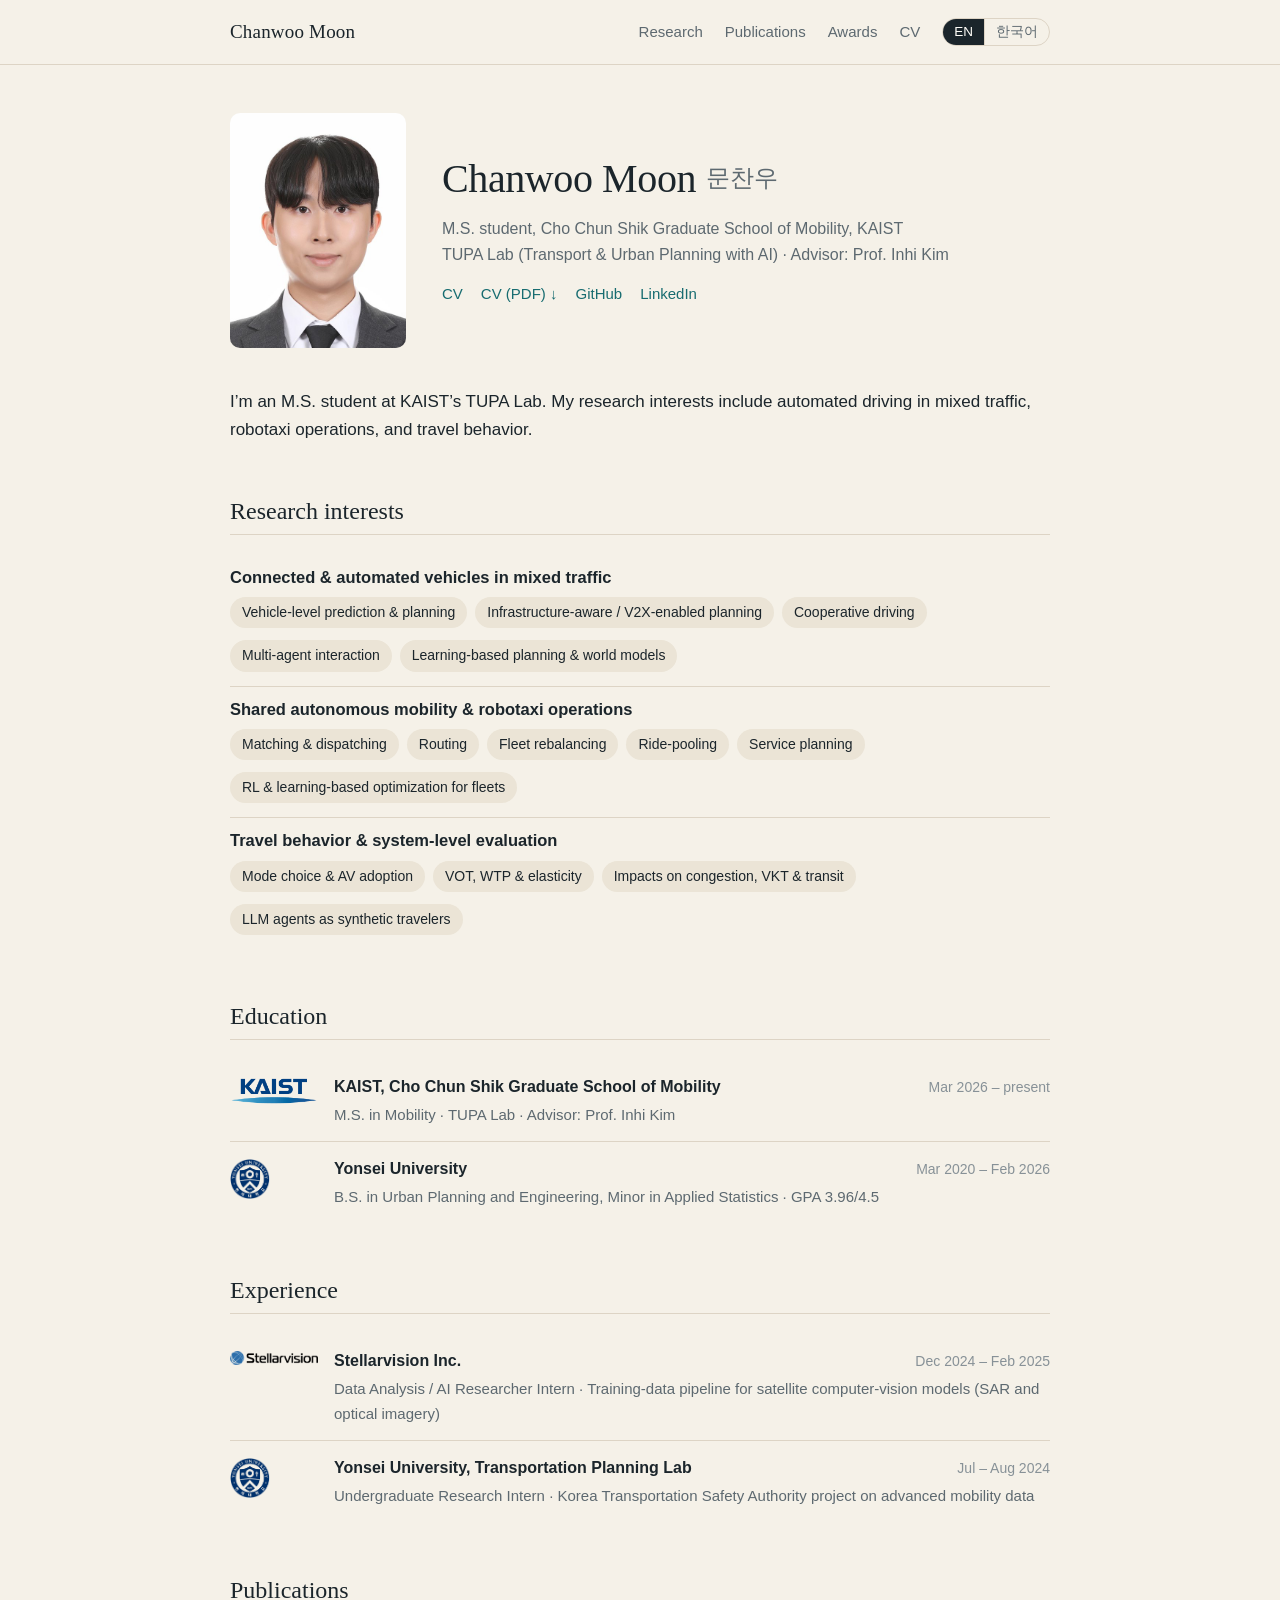
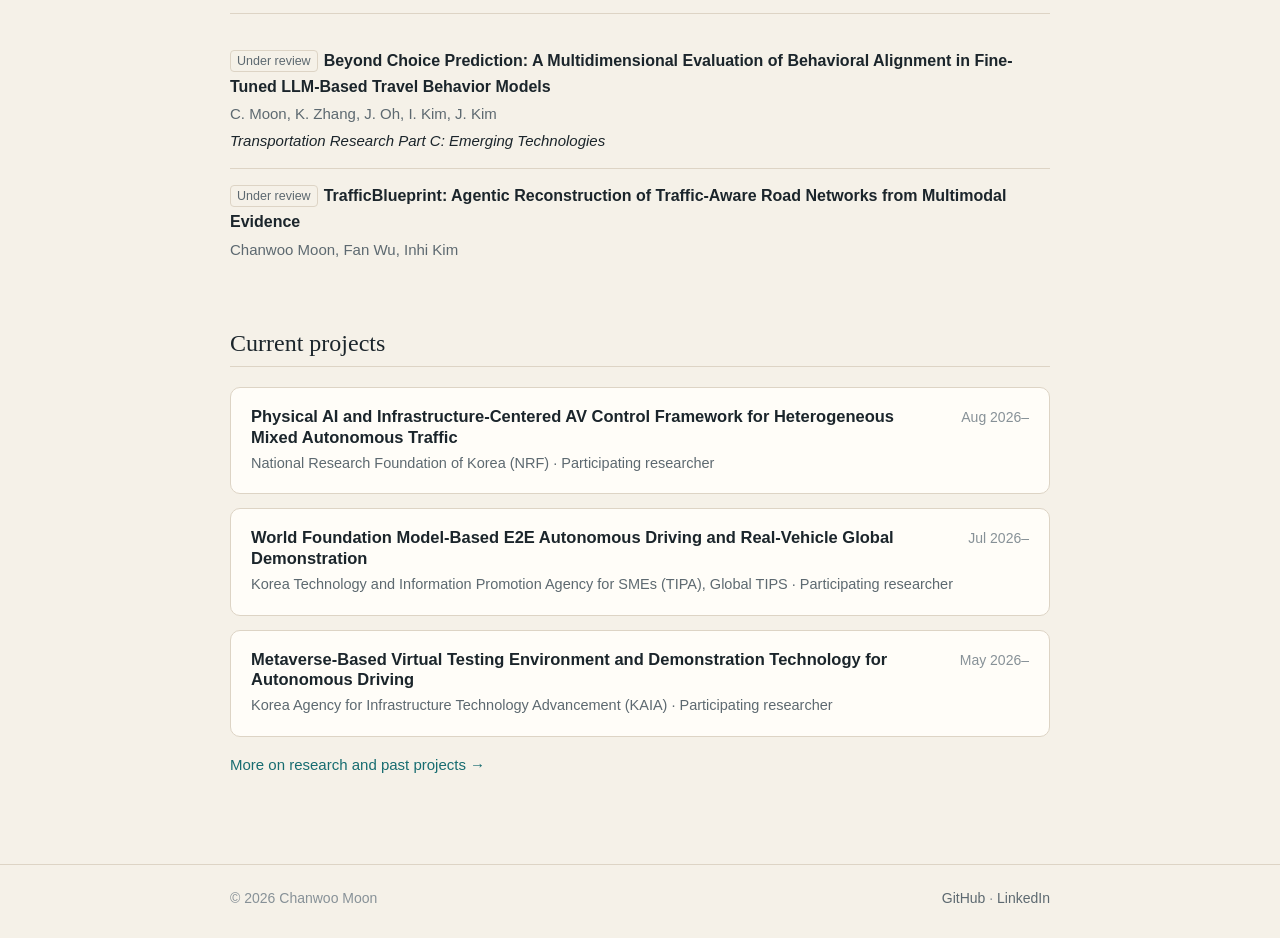
<file: index.html>
<!doctype html>
<html lang="en">
  <head>
    <meta charset="utf-8">
    <meta name="viewport" content="width=device-width, initial-scale=1">
    <title>Chanwoo Moon</title>
    <meta name="description" content="Chanwoo Moon is an M.S. student at KAIST's TUPA Lab working on automated vehicles in mixed traffic, robotaxi operations, and travel behavior, using AI methods.">
    <meta name="theme-color" content="#f5f1e8">
    <meta property="og:type" content="website">
    <meta property="og:title" content="Chanwoo Moon">
    <meta property="og:description" content="Chanwoo Moon is an M.S. student at KAIST's TUPA Lab working on automated vehicles in mixed traffic, robotaxi operations, and travel behavior, using AI methods.">
    <meta property="og:url" content="https://urbanking.github.io/">
    <meta property="og:image" content="https://urbanking.github.io/assets/img/chanwoo-moon.jpg">
    <link rel="canonical" href="https://urbanking.github.io/">
    <link rel="alternate" hreflang="en" href="https://urbanking.github.io/">
    <link rel="alternate" hreflang="ko" href="https://urbanking.github.io/ko/">
    <link rel="stylesheet" href="/assets/css/style.css?v=20260926b">
    <script src="/assets/js/site.js" defer></script>
  </head>
  <body>
    <a class="skip-link" href="#main-content">Skip to content</a>
    <header class="site-header">
      <div class="shell header-inner">
        <a class="brand" href="/">Chanwoo Moon</a>
        <div class="header-right">
          <nav class="site-nav" aria-label="Primary navigation">
          <a href="/research/">Research</a>
          <a href="/publications/">Publications</a>
          <a href="/awards/">Awards</a>
          <a href="/cv/">CV</a>
          </nav>
          <div class="lang" aria-label="Language">
            <a href="/" hreflang="en" lang="en" aria-current="true">EN</a>
            <a href="/ko/" hreflang="ko" lang="ko">한국어</a>
          </div>
        </div>
      </div>
    </header>

    <main id="main-content" class="shell">
      <section class="intro" aria-labelledby="name">
        <img class="portrait" src="/assets/img/chanwoo-moon.jpg" alt="Portrait of Chanwoo Moon" width="480" height="640">
        <div>
          <h1 id="name">Chanwoo Moon<span class="ko" lang="ko">문찬우</span></h1>
          <p class="role">M.S. student, Cho Chun Shik Graduate School of Mobility, KAIST<br>
            TUPA Lab (Transport &amp; Urban Planning with AI) · Advisor: Prof. Inhi Kim</p>
          <ul class="link-row">
            <li><a href="/cv/">CV</a></li>
            <li><a href="/assets/cv/Chanwoo_Moon_CV_EN.pdf" download="Chanwoo_Moon_CV_EN.pdf">CV (PDF) ↓</a></li>
            <li><a href="https://github.com/urbanking">GitHub</a></li>
            <li><a href="https://www.linkedin.com/in/chanwoo-moon-48a9a2341/" rel="me">LinkedIn</a></li>
          </ul>
        </div>
      </section>

      <section class="bio" aria-label="About">
        <p>I’m an M.S. student at KAIST’s TUPA Lab. My research interests include automated driving in mixed traffic, robotaxi operations, and travel behavior.</p>
      </section>

      <section class="section" aria-labelledby="interests">
        <h2 id="interests">Research interests</h2>
        <ul class="cv-list">
          <li><h3>Connected &amp; automated vehicles in mixed traffic</h3>
            <ul class="chips" style="padding-left:0; margin-top:8px; font-size:14px">
              <li>Vehicle-level prediction &amp; planning</li>
              <li>Infrastructure-aware / V2X-enabled planning</li>
              <li>Cooperative driving</li>
              <li>Multi-agent interaction</li>
              <li>Learning-based planning &amp; world models</li>
            </ul></li>
          <li><h3>Shared autonomous mobility &amp; robotaxi operations</h3>
            <ul class="chips" style="padding-left:0; margin-top:8px; font-size:14px">
              <li>Matching &amp; dispatching</li>
              <li>Routing</li>
              <li>Fleet rebalancing</li>
              <li>Ride-pooling</li>
              <li>Service planning</li>
              <li>RL &amp; learning-based optimization for fleets</li>
            </ul></li>
          <li><h3>Travel behavior &amp; system-level evaluation</h3>
            <ul class="chips" style="padding-left:0; margin-top:8px; font-size:14px">
              <li>Mode choice &amp; AV adoption</li>
              <li>VOT, WTP &amp; elasticity</li>
              <li>Impacts on congestion, VKT &amp; transit</li>
              <li>LLM agents as synthetic travelers</li>
            </ul></li>
        </ul>
      </section>

      <section class="section" aria-labelledby="education">
        <h2 id="education">Education</h2>
        <ol class="timeline">
          <li>
            <img class="tl-logo" src="/assets/img/kaist-logo.png" alt="KAIST" width="88" height="40">
            <div>
              <div class="cv-row"><strong>KAIST, Cho Chun Shik Graduate School of Mobility</strong><span class="when">Mar 2026 – present</span></div>
              <p class="sub">M.S. in Mobility · TUPA Lab · Advisor: Prof. Inhi Kim</p>
            </div>
          </li>
          <li>
            <img class="tl-logo" src="/assets/img/yonsei-logo.png" alt="Yonsei University" width="88" height="40">
            <div>
              <div class="cv-row"><strong>Yonsei University</strong><span class="when">Mar 2020 – Feb 2026</span></div>
              <p class="sub">B.S. in Urban Planning and Engineering, Minor in Applied Statistics · GPA 3.96/4.5</p>
            </div>
          </li>
        </ol>
      </section>

      <section class="section" aria-labelledby="experience">
        <h2 id="experience">Experience</h2>
        <ol class="timeline">
          <li>
            <img class="tl-logo" src="/assets/img/stellarvision-logo.png" alt="Stellarvision" width="88" height="40">
            <div>
              <div class="cv-row"><strong>Stellarvision Inc.</strong><span class="when">Dec 2024 – Feb 2025</span></div>
              <p class="sub">Data Analysis / AI Researcher Intern · Training-data pipeline for satellite computer-vision models (SAR and optical imagery)</p>
            </div>
          </li>
          <li>
            <img class="tl-logo" src="/assets/img/yonsei-logo.png" alt="Yonsei University" width="88" height="40">
            <div>
              <div class="cv-row"><strong>Yonsei University, Transportation Planning Lab</strong><span class="when">Jul – Aug 2024</span></div>
              <p class="sub">Undergraduate Research Intern · Korea Transportation Safety Authority project on advanced mobility data</p>
            </div>
          </li>
        </ol>
      </section>

      <section class="section" aria-labelledby="pubs">
        <h2 id="pubs">Publications</h2>
        <ul class="pubs">
          <li>
            <div><span class="status">Under review</span><span class="pub-title">Beyond Choice Prediction: A Multidimensional Evaluation of Behavioral Alignment in Fine-Tuned LLM-Based Travel Behavior Models</span></div>
            <p class="pub-authors">C. Moon, K. Zhang, J. Oh, I. Kim, J. Kim</p>
            <p class="pub-venue"><em>Transportation Research Part C: Emerging Technologies</em></p>
          </li>
          <li>
            <div><span class="status">Under review</span><span class="pub-title">TrafficBlueprint: Agentic Reconstruction of Traffic-Aware Road Networks from Multimodal Evidence</span></div>
            <p class="pub-authors">Chanwoo Moon, Fan Wu, Inhi Kim</p>
          </li>
        </ul>
      </section>

      <section class="section" aria-labelledby="projects">
        <h2 id="projects">Current projects</h2>
        <div class="entries">
          <article class="entry">
            <div class="entry-head"><h3>Physical AI and Infrastructure-Centered AV Control Framework for Heterogeneous Mixed Autonomous Traffic</h3><span class="when">Aug 2026–</span></div>
            <p class="meta">National Research Foundation of Korea (NRF) · Participating researcher</p>
          </article>
          <article class="entry">
            <div class="entry-head"><h3>World Foundation Model-Based E2E Autonomous Driving and Real-Vehicle Global Demonstration</h3><span class="when">Jul 2026–</span></div>
            <p class="meta">Korea Technology and Information Promotion Agency for SMEs (TIPA), Global TIPS · Participating researcher</p>
          </article>
          <article class="entry">
            <div class="entry-head"><h3>Metaverse-Based Virtual Testing Environment and Demonstration Technology for Autonomous Driving</h3><span class="when">May 2026–</span></div>
            <p class="meta">Korea Agency for Infrastructure Technology Advancement (KAIA) · Participating researcher</p>
          </article>
        </div>
        <p class="more"><a href="/research/">More on research and past projects →</a></p>
      </section>

    </main>

    <footer class="site-footer">
      <div class="shell footer-inner">
        <span>© <span data-current-year>2026</span> Chanwoo Moon</span>
        <span><a href="https://github.com/urbanking">GitHub</a> · <a href="https://www.linkedin.com/in/chanwoo-moon-48a9a2341/">LinkedIn</a></span>
      </div>
    </footer>
  </body>
</html>
</file>
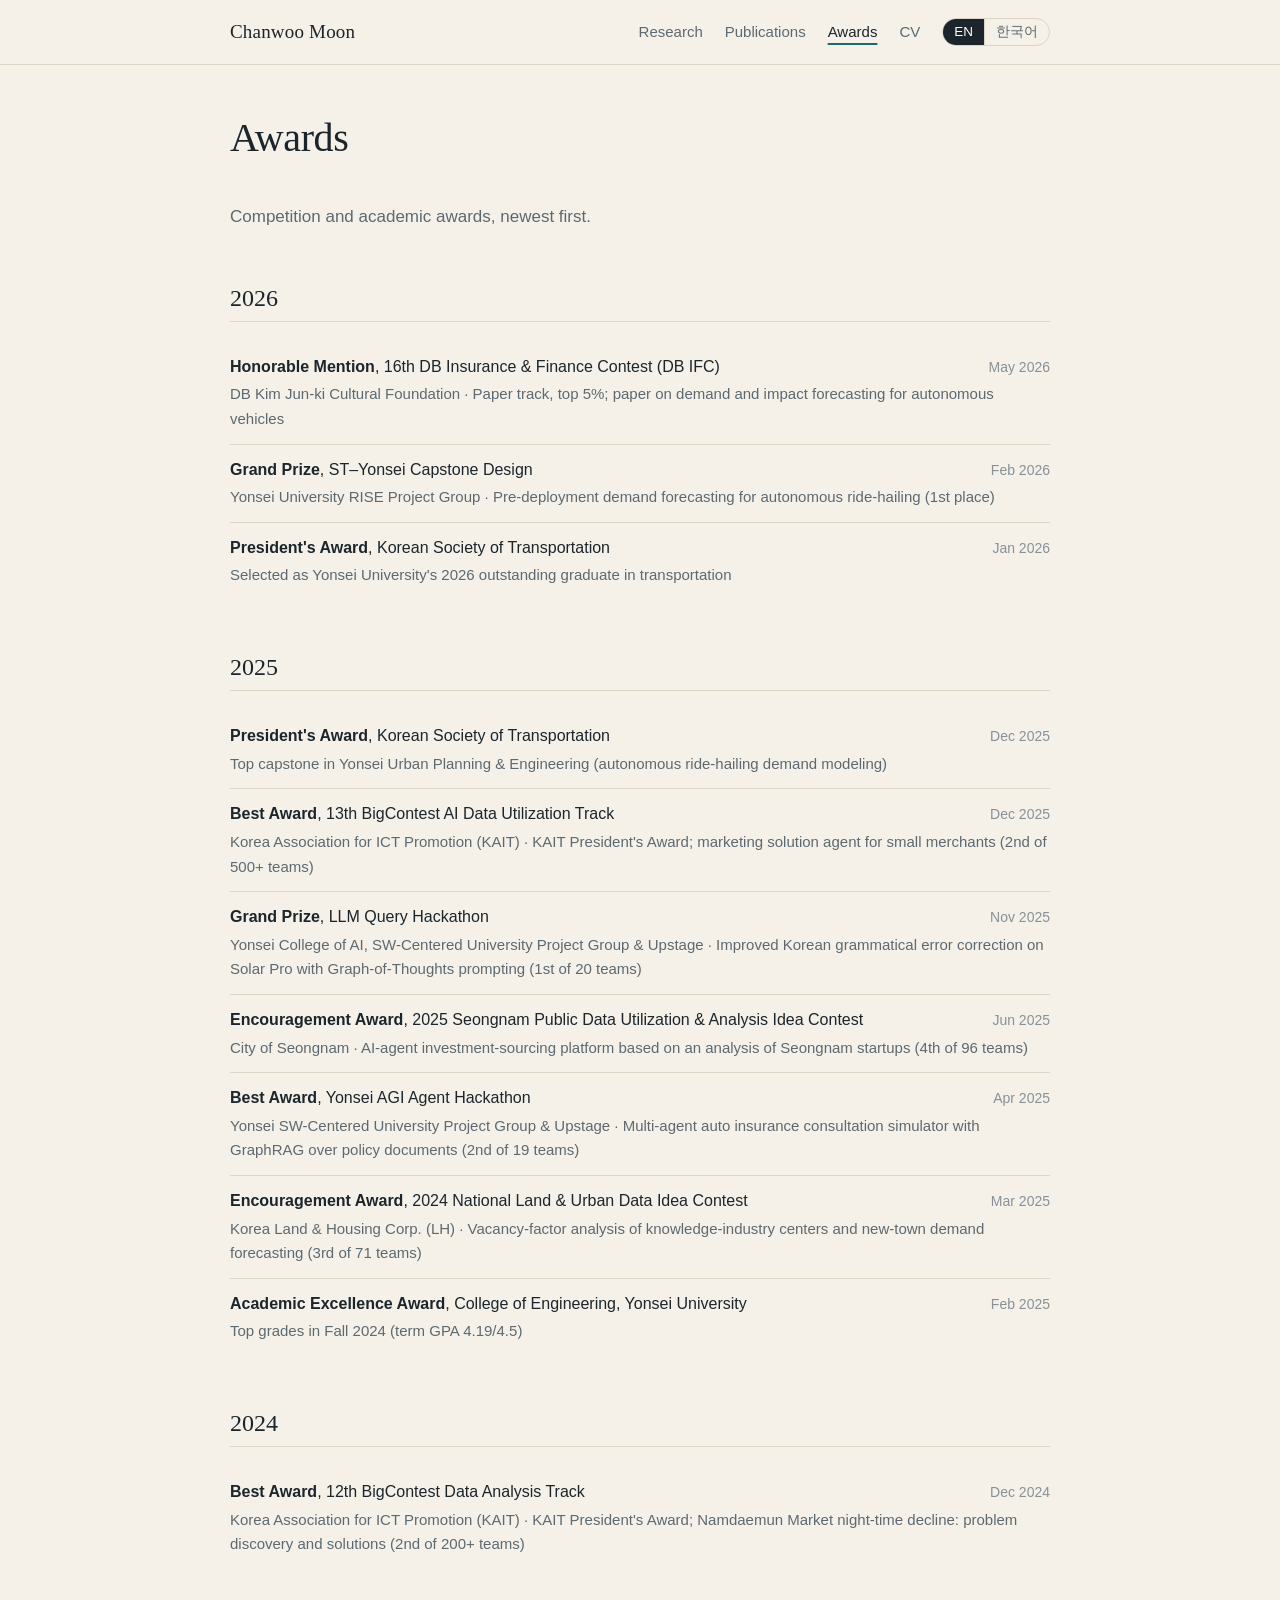
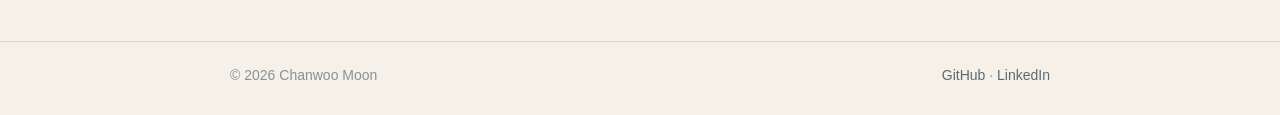
<file: awards/index.html>
<!doctype html>
<html lang="en">
  <head>
    <meta charset="utf-8">
    <meta name="viewport" content="width=device-width, initial-scale=1">
    <title>Awards — Chanwoo Moon</title>
    <meta name="description" content="Awards received by Chanwoo Moon.">
    <meta name="theme-color" content="#f5f1e8">
    <meta property="og:type" content="website">
    <meta property="og:title" content="Awards — Chanwoo Moon">
    <meta property="og:description" content="Awards received by Chanwoo Moon.">
    <meta property="og:url" content="https://urbanking.github.io/awards/">
    <meta property="og:image" content="https://urbanking.github.io/assets/img/chanwoo-moon.jpg">
    <link rel="canonical" href="https://urbanking.github.io/awards/">
    <link rel="alternate" hreflang="en" href="https://urbanking.github.io/awards/">
    <link rel="alternate" hreflang="ko" href="https://urbanking.github.io/ko/awards/">
    <link rel="stylesheet" href="/assets/css/style.css?v=20260926b">
    <script src="/assets/js/site.js" defer></script>
  </head>
  <body>
    <a class="skip-link" href="#main-content">Skip to content</a>
    <header class="site-header">
      <div class="shell header-inner">
        <a class="brand" href="/">Chanwoo Moon</a>
        <div class="header-right">
          <nav class="site-nav" aria-label="Primary navigation">
          <a href="/research/">Research</a>
          <a href="/publications/">Publications</a>
          <a href="/awards/">Awards</a>
          <a href="/cv/">CV</a>
          </nav>
          <div class="lang" aria-label="Language">
            <a href="/awards/" hreflang="en" lang="en" aria-current="true">EN</a>
            <a href="/ko/awards/" hreflang="ko" lang="ko">한국어</a>
          </div>
        </div>
      </div>
    </header>

    <main id="main-content" class="shell">
      <h1>Awards</h1>
      <p class="bio muted">Competition and academic awards, newest first.</p>

      <section class="section" aria-labelledby="y2026">
        <h2 id="y2026">2026</h2>
        <ul class="cv-list">
          <li>
            <div class="cv-row"><span><strong>Honorable Mention</strong>, 16th DB Insurance &amp; Finance Contest (DB IFC)</span><span class="when">May 2026</span></div>
            <p class="sub">DB Kim Jun-ki Cultural Foundation · Paper track, top 5%; paper on demand and impact forecasting for autonomous vehicles</p>
          </li>
          <li>
            <div class="cv-row"><span><strong>Grand Prize</strong>, ST–Yonsei Capstone Design</span><span class="when">Feb 2026</span></div>
            <p class="sub">Yonsei University RISE Project Group · Pre-deployment demand forecasting for autonomous ride-hailing (1st place)</p>
          </li>
          <li>
            <div class="cv-row"><span><strong>President's Award</strong>, Korean Society of Transportation</span><span class="when">Jan 2026</span></div>
            <p class="sub">Selected as Yonsei University's 2026 outstanding graduate in transportation</p>
          </li>
        </ul>
      </section>

      <section class="section" aria-labelledby="y2025">
        <h2 id="y2025">2025</h2>
        <ul class="cv-list">
          <li>
            <div class="cv-row"><span><strong>President's Award</strong>, Korean Society of Transportation</span><span class="when">Dec 2025</span></div>
            <p class="sub">Top capstone in Yonsei Urban Planning &amp; Engineering (autonomous ride-hailing demand modeling)</p>
          </li>
          <li>
            <div class="cv-row"><span><strong>Best Award</strong>, 13th BigContest AI Data Utilization Track</span><span class="when">Dec 2025</span></div>
            <p class="sub">Korea Association for ICT Promotion (KAIT) · KAIT President's Award; marketing solution agent for small merchants (2nd of 500+ teams)</p>
          </li>
          <li>
            <div class="cv-row"><span><strong>Grand Prize</strong>, LLM Query Hackathon</span><span class="when">Nov 2025</span></div>
            <p class="sub">Yonsei College of AI, SW-Centered University Project Group &amp; Upstage · Improved Korean grammatical error correction on Solar Pro with Graph-of-Thoughts prompting (1st of 20 teams)</p>
          </li>
          <li>
            <div class="cv-row"><span><strong>Encouragement Award</strong>, 2025 Seongnam Public Data Utilization &amp; Analysis Idea Contest</span><span class="when">Jun 2025</span></div>
            <p class="sub">City of Seongnam · AI-agent investment-sourcing platform based on an analysis of Seongnam startups (4th of 96 teams)</p>
          </li>
          <li>
            <div class="cv-row"><span><strong>Best Award</strong>, Yonsei AGI Agent Hackathon</span><span class="when">Apr 2025</span></div>
            <p class="sub">Yonsei SW-Centered University Project Group &amp; Upstage · Multi-agent auto insurance consultation simulator with GraphRAG over policy documents (2nd of 19 teams)</p>
          </li>
          <li>
            <div class="cv-row"><span><strong>Encouragement Award</strong>, 2024 National Land &amp; Urban Data Idea Contest</span><span class="when">Mar 2025</span></div>
            <p class="sub">Korea Land &amp; Housing Corp. (LH) · Vacancy-factor analysis of knowledge-industry centers and new-town demand forecasting (3rd of 71 teams)</p>
          </li>
          <li>
            <div class="cv-row"><span><strong>Academic Excellence Award</strong>, College of Engineering, Yonsei University</span><span class="when">Feb 2025</span></div>
            <p class="sub">Top grades in Fall 2024 (term GPA 4.19/4.5)</p>
          </li>
        </ul>
      </section>

      <section class="section" aria-labelledby="y2024">
        <h2 id="y2024">2024</h2>
        <ul class="cv-list">
          <li>
            <div class="cv-row"><span><strong>Best Award</strong>, 12th BigContest Data Analysis Track</span><span class="when">Dec 2024</span></div>
            <p class="sub">Korea Association for ICT Promotion (KAIT) · KAIT President's Award; Namdaemun Market night-time decline: problem discovery and solutions (2nd of 200+ teams)</p>
          </li>
        </ul>
      </section>


    </main>

    <footer class="site-footer">
      <div class="shell footer-inner">
        <span>© <span data-current-year>2026</span> Chanwoo Moon</span>
        <span><a href="https://github.com/urbanking">GitHub</a> · <a href="https://www.linkedin.com/in/chanwoo-moon-48a9a2341/">LinkedIn</a></span>
      </div>
    </footer>
  </body>
</html>
</file>
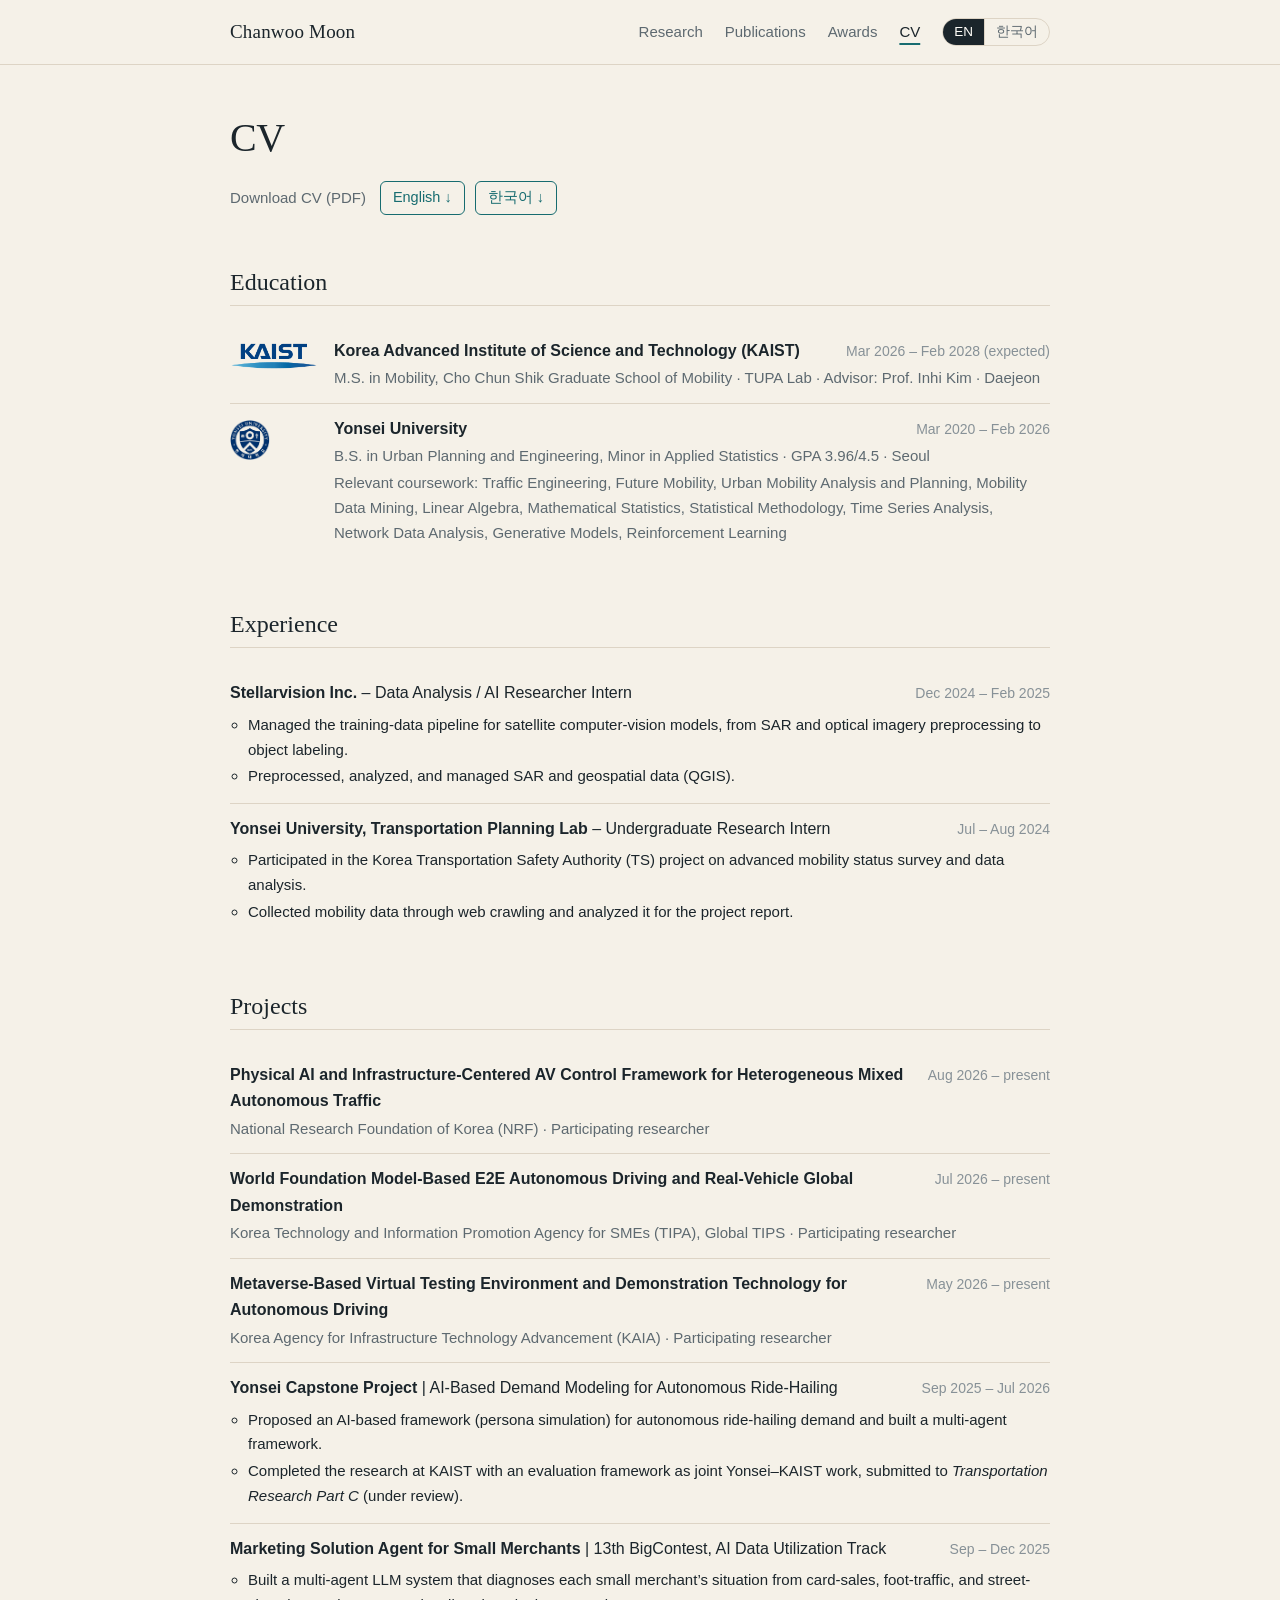
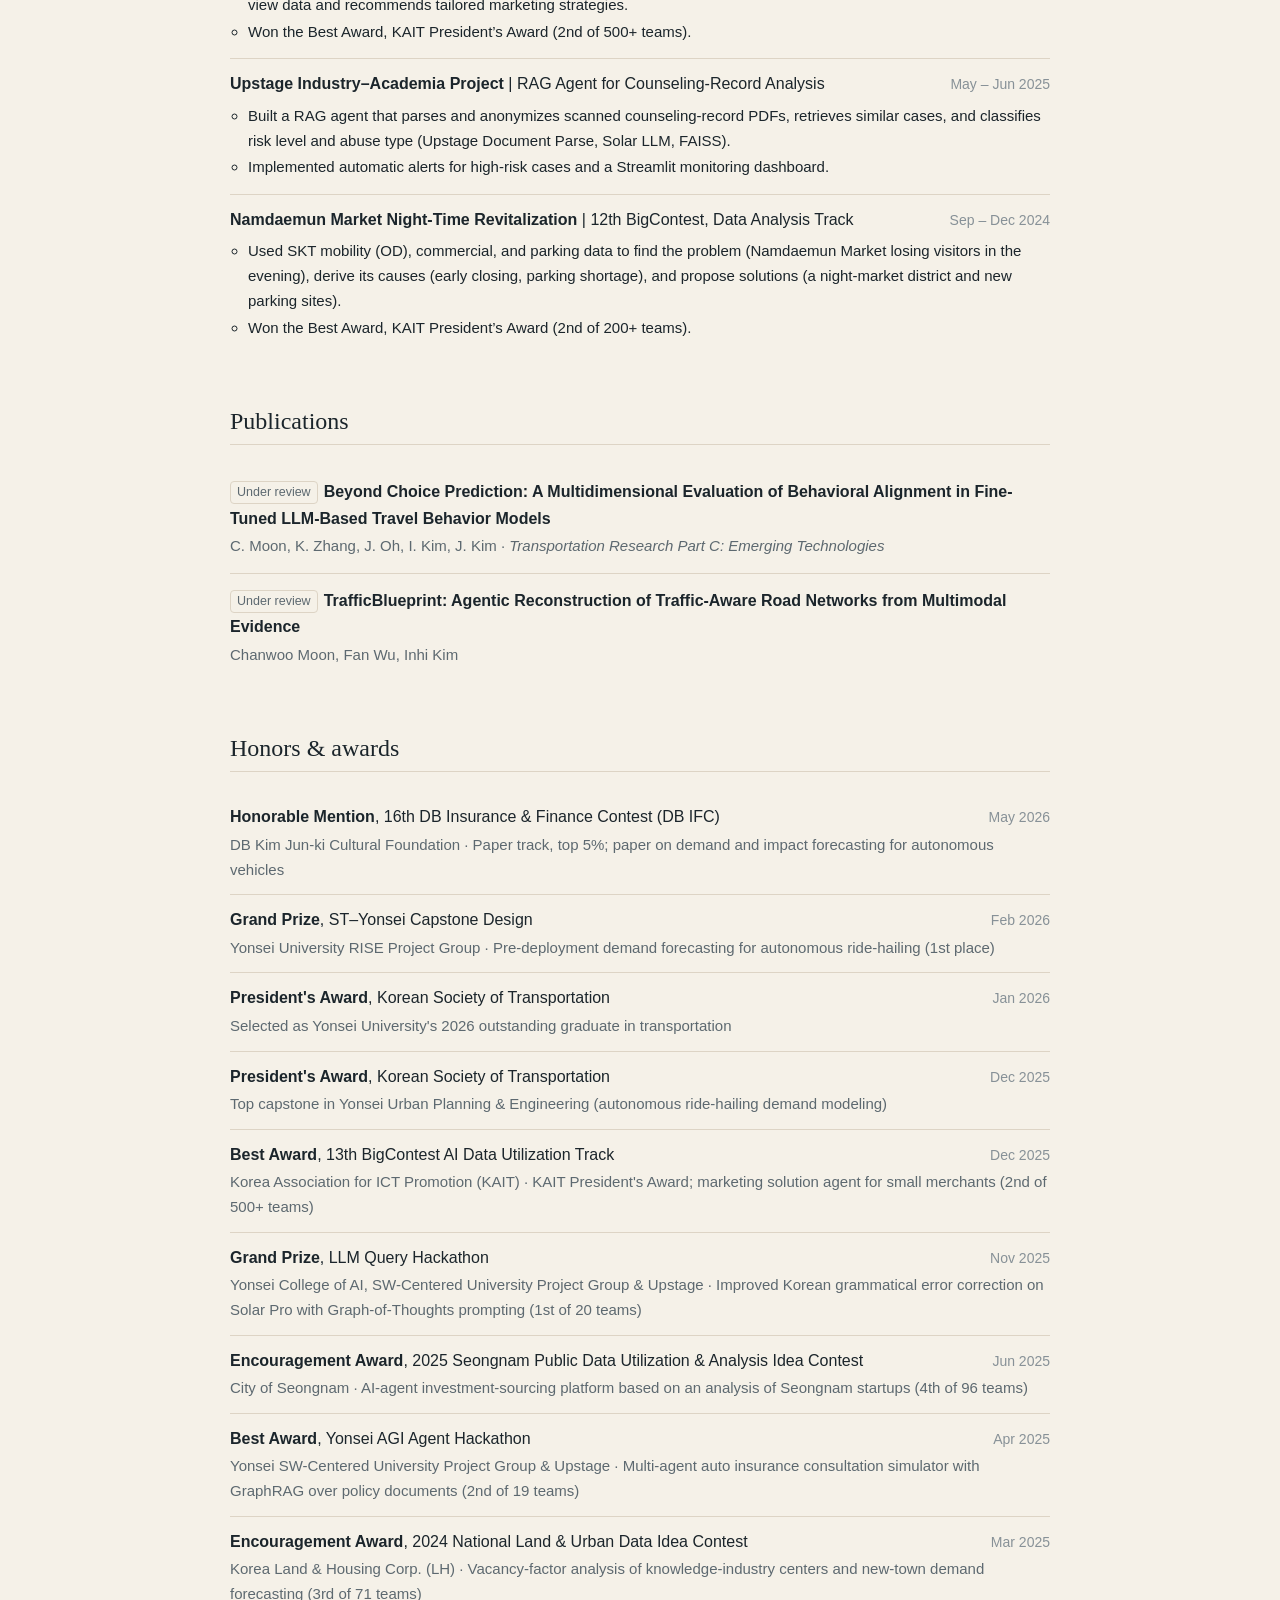
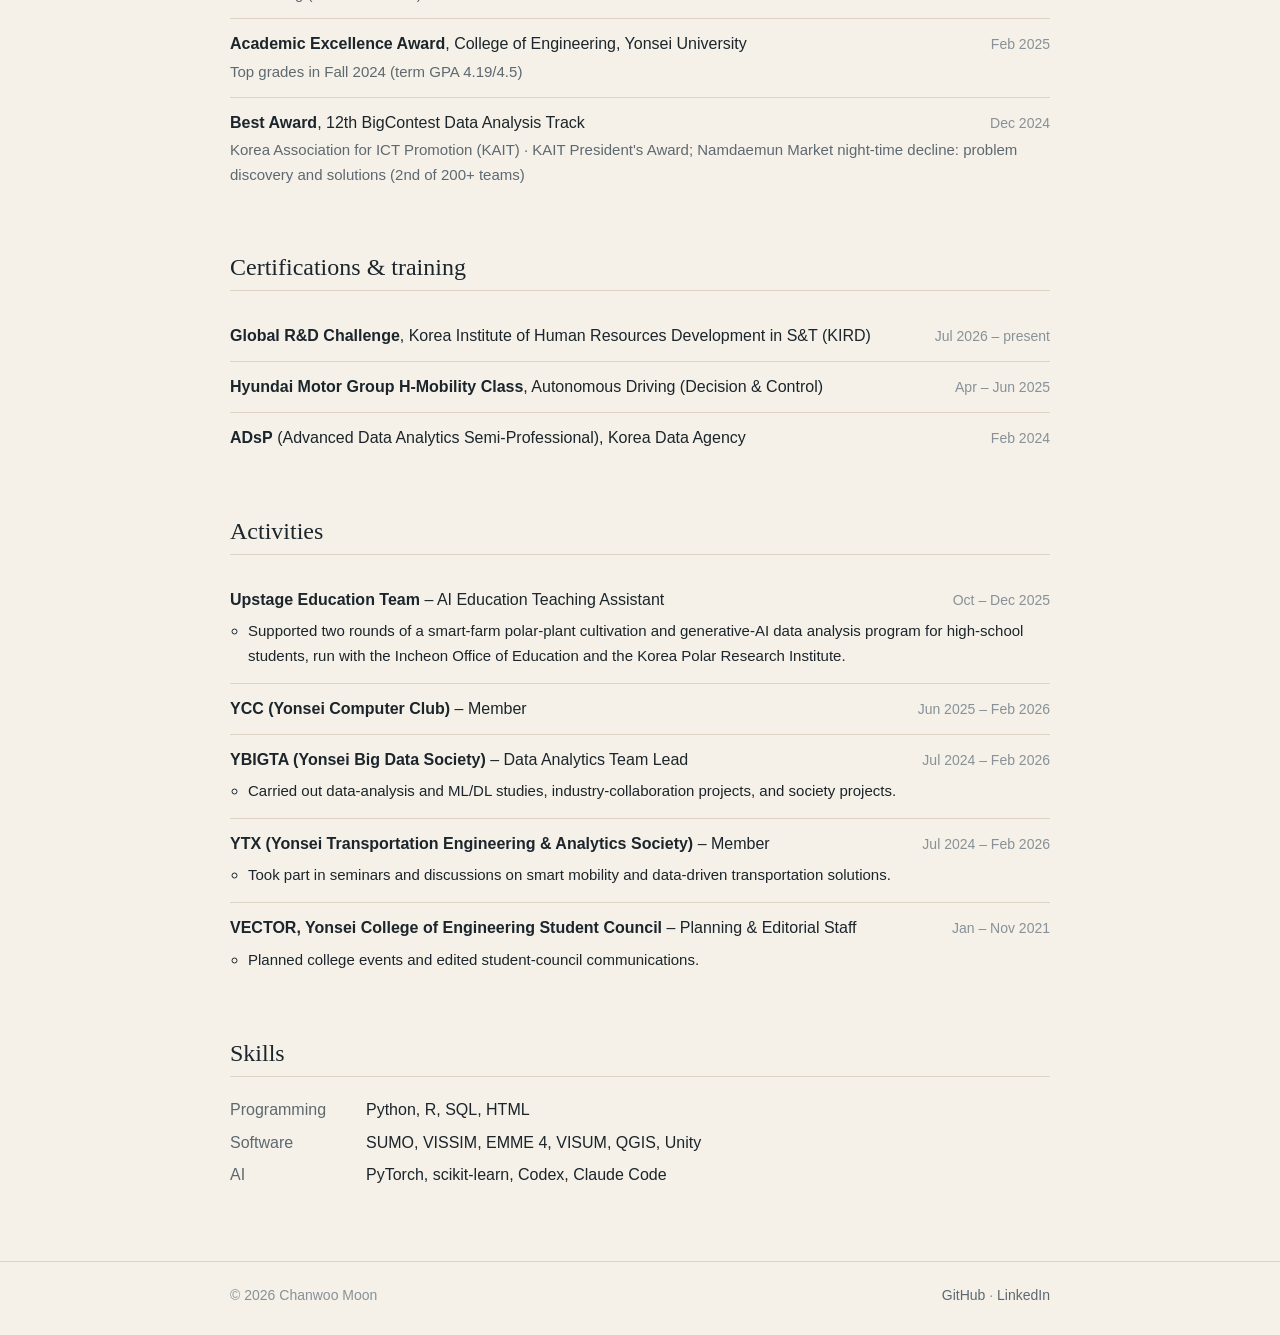
<file: cv/index.html>
<!doctype html>
<html lang="en">
  <head>
    <meta charset="utf-8">
    <meta name="viewport" content="width=device-width, initial-scale=1">
    <title>CV — Chanwoo Moon</title>
    <meta name="description" content="CV of Chanwoo Moon, with English and Korean PDF versions.">
    <meta name="theme-color" content="#f5f1e8">
    <meta property="og:type" content="website">
    <meta property="og:title" content="CV — Chanwoo Moon">
    <meta property="og:description" content="CV of Chanwoo Moon, with English and Korean PDF versions.">
    <meta property="og:url" content="https://urbanking.github.io/cv/">
    <meta property="og:image" content="https://urbanking.github.io/assets/img/chanwoo-moon.jpg">
    <link rel="canonical" href="https://urbanking.github.io/cv/">
    <link rel="alternate" hreflang="en" href="https://urbanking.github.io/cv/">
    <link rel="alternate" hreflang="ko" href="https://urbanking.github.io/ko/cv/">
    <link rel="stylesheet" href="/assets/css/style.css?v=20260926b">
    <script src="/assets/js/site.js" defer></script>
  </head>
  <body>
    <a class="skip-link" href="#main-content">Skip to content</a>
    <header class="site-header">
      <div class="shell header-inner">
        <a class="brand" href="/">Chanwoo Moon</a>
        <div class="header-right">
          <nav class="site-nav" aria-label="Primary navigation">
          <a href="/research/">Research</a>
          <a href="/publications/">Publications</a>
          <a href="/awards/">Awards</a>
          <a href="/cv/">CV</a>
          </nav>
          <div class="lang" aria-label="Language">
            <a href="/cv/" hreflang="en" lang="en" aria-current="true">EN</a>
            <a href="/ko/cv/" hreflang="ko" lang="ko">한국어</a>
          </div>
        </div>
      </div>
    </header>

    <main id="main-content" class="shell">
      <h1>CV</h1>
        <p class="pdf-links"><span class="muted">Download CV (PDF)</span><a href="/assets/cv/Chanwoo_Moon_CV_EN.pdf" download="Chanwoo_Moon_CV_EN.pdf">English ↓</a><a href="/assets/cv/Chanwoo_Moon_CV_KO.pdf" download="Chanwoo_Moon_CV_KO.pdf" lang="ko">한국어 ↓</a></p>

      <section class="section" aria-labelledby="edu">
        <h2 id="edu">Education</h2>
        <ul class="cv-list">
          <li class="edu">
            <img class="edu-logo" src="/assets/img/kaist-logo.png" alt="KAIST" width="88" height="40">
            <div>
              <div class="cv-row"><span><strong>Korea Advanced Institute of Science and Technology (KAIST)</strong></span><span class="when">Mar 2026 – Feb 2028 (expected)</span></div>
              <p class="sub">M.S. in Mobility, Cho Chun Shik Graduate School of Mobility · TUPA Lab · Advisor: Prof. Inhi Kim · Daejeon</p>
            </div>
          </li>
          <li class="edu">
            <img class="edu-logo" src="/assets/img/yonsei-logo.png" alt="Yonsei University" width="88" height="40">
            <div>
              <div class="cv-row"><span><strong>Yonsei University</strong></span><span class="when">Mar 2020 – Feb 2026</span></div>
              <p class="sub">B.S. in Urban Planning and Engineering, Minor in Applied Statistics · GPA 3.96/4.5 · Seoul</p>
              <p class="sub small">Relevant coursework: Traffic Engineering, Future Mobility, Urban Mobility Analysis and Planning, Mobility Data Mining, Linear Algebra, Mathematical Statistics, Statistical Methodology, Time Series Analysis, Network Data Analysis, Generative Models, Reinforcement Learning</p>
            </div>
          </li>
        </ul>
      </section>

      <section class="section" aria-labelledby="exp">
        <h2 id="exp">Experience</h2>
        <ul class="cv-list">
          <li>
            <div class="cv-row"><span><strong>Stellarvision Inc.</strong> – Data Analysis / AI Researcher Intern</span><span class="when">Dec 2024 – Feb 2025</span></div>
            <ul>
              <li>Managed the training-data pipeline for satellite computer-vision models, from SAR and optical imagery preprocessing to object labeling.</li>
              <li>Preprocessed, analyzed, and managed SAR and geospatial data (QGIS).</li>
            </ul>
          </li>
          <li>
            <div class="cv-row"><span><strong>Yonsei University, Transportation Planning Lab</strong> – Undergraduate Research Intern</span><span class="when">Jul – Aug 2024</span></div>
            <ul>
              <li>Participated in the Korea Transportation Safety Authority (TS) project on advanced mobility status survey and data analysis.</li>
              <li>Collected mobility data through web crawling and analyzed it for the project report.</li>
            </ul>
          </li>
        </ul>
      </section>

      <section class="section" aria-labelledby="proj">
        <h2 id="proj">Projects</h2>
        <ul class="cv-list">
          <li>
            <div class="cv-row"><span><strong>Physical AI and Infrastructure-Centered AV Control Framework for Heterogeneous Mixed Autonomous Traffic</strong></span><span class="when">Aug 2026 – present</span></div>
            <p class="sub">National Research Foundation of Korea (NRF) · Participating researcher</p>
          </li>
          <li>
            <div class="cv-row"><span><strong>World Foundation Model-Based E2E Autonomous Driving and Real-Vehicle Global Demonstration</strong></span><span class="when">Jul 2026 – present</span></div>
            <p class="sub">Korea Technology and Information Promotion Agency for SMEs (TIPA), Global TIPS · Participating researcher</p>
          </li>
          <li>
            <div class="cv-row"><span><strong>Metaverse-Based Virtual Testing Environment and Demonstration Technology for Autonomous Driving</strong></span><span class="when">May 2026 – present</span></div>
            <p class="sub">Korea Agency for Infrastructure Technology Advancement (KAIA) · Participating researcher</p>
          </li>
          <li>
            <div class="cv-row"><span><strong>Yonsei Capstone Project</strong> | AI-Based Demand Modeling for Autonomous Ride-Hailing</span><span class="when">Sep 2025 – Jul 2026</span></div>
            <ul>
              <li>Proposed an AI-based framework (persona simulation) for autonomous ride-hailing demand and built a multi-agent framework.</li>
              <li>Completed the research at KAIST with an evaluation framework as joint Yonsei–KAIST work, submitted to <em>Transportation Research Part C</em> (under review).</li>
            </ul>
          </li>
          <li>
            <div class="cv-row"><span><strong>Marketing Solution Agent for Small Merchants</strong> | 13th BigContest, AI Data Utilization Track</span><span class="when">Sep – Dec 2025</span></div>
            <ul>
              <li>Built a multi-agent LLM system that diagnoses each small merchant’s situation from card-sales, foot-traffic, and street-view data and recommends tailored marketing strategies.</li>
              <li>Won the Best Award, KAIT President’s Award (2nd of 500+ teams).</li>
            </ul>
          </li>
          <li>
            <div class="cv-row"><span><strong>Upstage Industry–Academia Project</strong> | RAG Agent for Counseling-Record Analysis</span><span class="when">May – Jun 2025</span></div>
            <ul>
              <li>Built a RAG agent that parses and anonymizes scanned counseling-record PDFs, retrieves similar cases, and classifies risk level and abuse type (Upstage Document Parse, Solar LLM, FAISS).</li>
              <li>Implemented automatic alerts for high-risk cases and a Streamlit monitoring dashboard.</li>
            </ul>
          </li>
          <li>
            <div class="cv-row"><span><strong>Namdaemun Market Night-Time Revitalization</strong> | 12th BigContest, Data Analysis Track</span><span class="when">Sep – Dec 2024</span></div>
            <ul>
              <li>Used SKT mobility (OD), commercial, and parking data to find the problem (Namdaemun Market losing visitors in the evening), derive its causes (early closing, parking shortage), and propose solutions (a night-market district and new parking sites).</li>
              <li>Won the Best Award, KAIT President’s Award (2nd of 200+ teams).</li>
            </ul>
          </li>
        </ul>
      </section>

      <section class="section" aria-labelledby="pub">
        <h2 id="pub">Publications</h2>
        <ul class="pubs">
          <li>
            <div><span class="status">Under review</span><span class="pub-title">Beyond Choice Prediction: A Multidimensional Evaluation of Behavioral Alignment in Fine-Tuned LLM-Based Travel Behavior Models</span></div>
            <p class="pub-authors">C. Moon, K. Zhang, J. Oh, I. Kim, J. Kim · <em>Transportation Research Part C: Emerging Technologies</em></p>
          </li>
          <li>
            <div><span class="status">Under review</span><span class="pub-title">TrafficBlueprint: Agentic Reconstruction of Traffic-Aware Road Networks from Multimodal Evidence</span></div>
            <p class="pub-authors">Chanwoo Moon, Fan Wu, Inhi Kim</p>
          </li>
        </ul>
      </section>

      <section class="section" aria-labelledby="awards">
        <h2 id="awards">Honors &amp; awards</h2>
        <ul class="cv-list">
          <li>
            <div class="cv-row"><span><strong>Honorable Mention</strong>, 16th DB Insurance &amp; Finance Contest (DB IFC)</span><span class="when">May 2026</span></div>
            <p class="sub">DB Kim Jun-ki Cultural Foundation · Paper track, top 5%; paper on demand and impact forecasting for autonomous vehicles</p>
          </li>
          <li>
            <div class="cv-row"><span><strong>Grand Prize</strong>, ST–Yonsei Capstone Design</span><span class="when">Feb 2026</span></div>
            <p class="sub">Yonsei University RISE Project Group · Pre-deployment demand forecasting for autonomous ride-hailing (1st place)</p>
          </li>
          <li>
            <div class="cv-row"><span><strong>President's Award</strong>, Korean Society of Transportation</span><span class="when">Jan 2026</span></div>
            <p class="sub">Selected as Yonsei University's 2026 outstanding graduate in transportation</p>
          </li>
          <li>
            <div class="cv-row"><span><strong>President's Award</strong>, Korean Society of Transportation</span><span class="when">Dec 2025</span></div>
            <p class="sub">Top capstone in Yonsei Urban Planning &amp; Engineering (autonomous ride-hailing demand modeling)</p>
          </li>
          <li>
            <div class="cv-row"><span><strong>Best Award</strong>, 13th BigContest AI Data Utilization Track</span><span class="when">Dec 2025</span></div>
            <p class="sub">Korea Association for ICT Promotion (KAIT) · KAIT President's Award; marketing solution agent for small merchants (2nd of 500+ teams)</p>
          </li>
          <li>
            <div class="cv-row"><span><strong>Grand Prize</strong>, LLM Query Hackathon</span><span class="when">Nov 2025</span></div>
            <p class="sub">Yonsei College of AI, SW-Centered University Project Group &amp; Upstage · Improved Korean grammatical error correction on Solar Pro with Graph-of-Thoughts prompting (1st of 20 teams)</p>
          </li>
          <li>
            <div class="cv-row"><span><strong>Encouragement Award</strong>, 2025 Seongnam Public Data Utilization &amp; Analysis Idea Contest</span><span class="when">Jun 2025</span></div>
            <p class="sub">City of Seongnam · AI-agent investment-sourcing platform based on an analysis of Seongnam startups (4th of 96 teams)</p>
          </li>
          <li>
            <div class="cv-row"><span><strong>Best Award</strong>, Yonsei AGI Agent Hackathon</span><span class="when">Apr 2025</span></div>
            <p class="sub">Yonsei SW-Centered University Project Group &amp; Upstage · Multi-agent auto insurance consultation simulator with GraphRAG over policy documents (2nd of 19 teams)</p>
          </li>
          <li>
            <div class="cv-row"><span><strong>Encouragement Award</strong>, 2024 National Land &amp; Urban Data Idea Contest</span><span class="when">Mar 2025</span></div>
            <p class="sub">Korea Land &amp; Housing Corp. (LH) · Vacancy-factor analysis of knowledge-industry centers and new-town demand forecasting (3rd of 71 teams)</p>
          </li>
          <li>
            <div class="cv-row"><span><strong>Academic Excellence Award</strong>, College of Engineering, Yonsei University</span><span class="when">Feb 2025</span></div>
            <p class="sub">Top grades in Fall 2024 (term GPA 4.19/4.5)</p>
          </li>
          <li>
            <div class="cv-row"><span><strong>Best Award</strong>, 12th BigContest Data Analysis Track</span><span class="when">Dec 2024</span></div>
            <p class="sub">Korea Association for ICT Promotion (KAIT) · KAIT President's Award; Namdaemun Market night-time decline: problem discovery and solutions (2nd of 200+ teams)</p>
          </li>
        </ul>
      </section>

      <section class="section" aria-labelledby="cert">
        <h2 id="cert">Certifications &amp; training</h2>
        <ul class="cv-list">
          <li>
            <div class="cv-row"><span><strong>Global R&amp;D Challenge</strong>, Korea Institute of Human Resources Development in S&amp;T (KIRD)</span><span class="when">Jul 2026 – present</span></div>
          </li>
          <li>
            <div class="cv-row"><span><strong>Hyundai Motor Group H-Mobility Class</strong>, Autonomous Driving (Decision &amp; Control)</span><span class="when">Apr – Jun 2025</span></div>
          </li>
          <li>
            <div class="cv-row"><span><strong>ADsP</strong> (Advanced Data Analytics Semi-Professional), Korea Data Agency</span><span class="when">Feb 2024</span></div>
          </li>
        </ul>
      </section>

      <section class="section" aria-labelledby="act">
        <h2 id="act">Activities</h2>
        <ul class="cv-list">
          <li>
            <div class="cv-row"><span><strong>Upstage Education Team</strong> – AI Education Teaching Assistant</span><span class="when">Oct – Dec 2025</span></div>
            <ul>
              <li>Supported two rounds of a smart-farm polar-plant cultivation and generative-AI data analysis program for high-school students, run with the Incheon Office of Education and the Korea Polar Research Institute.</li>
            </ul>
          </li>
          <li>
            <div class="cv-row"><span><strong>YCC (Yonsei Computer Club)</strong> – Member</span><span class="when">Jun 2025 – Feb 2026</span></div>
          </li>
          <li>
            <div class="cv-row"><span><strong>YBIGTA (Yonsei Big Data Society)</strong> – Data Analytics Team Lead</span><span class="when">Jul 2024 – Feb 2026</span></div>
            <ul>
              <li>Carried out data-analysis and ML/DL studies, industry-collaboration projects, and society projects.</li>
            </ul>
          </li>
          <li>
            <div class="cv-row"><span><strong>YTX (Yonsei Transportation Engineering &amp; Analytics Society)</strong> – Member</span><span class="when">Jul 2024 – Feb 2026</span></div>
            <ul>
              <li>Took part in seminars and discussions on smart mobility and data-driven transportation solutions.</li>
            </ul>
          </li>
          <li>
            <div class="cv-row"><span><strong>VECTOR, Yonsei College of Engineering Student Council</strong> – Planning &amp; Editorial Staff</span><span class="when">Jan – Nov 2021</span></div>
            <ul>
              <li>Planned college events and edited student-council communications.</li>
            </ul>
          </li>
        </ul>
      </section>

      <section class="section" aria-labelledby="skills">
        <h2 id="skills">Skills</h2>
        <dl class="skills">
          <dt>Programming</dt><dd>Python, R, SQL, HTML</dd>
          <dt>Software</dt><dd>SUMO, VISSIM, EMME 4, VISUM, QGIS, Unity</dd>
          <dt>AI</dt><dd>PyTorch, scikit-learn, Codex, Claude Code</dd>
        </dl>
      </section>


    </main>

    <footer class="site-footer">
      <div class="shell footer-inner">
        <span>© <span data-current-year>2026</span> Chanwoo Moon</span>
        <span><a href="https://github.com/urbanking">GitHub</a> · <a href="https://www.linkedin.com/in/chanwoo-moon-48a9a2341/">LinkedIn</a></span>
      </div>
    </footer>
  </body>
</html>
</file>
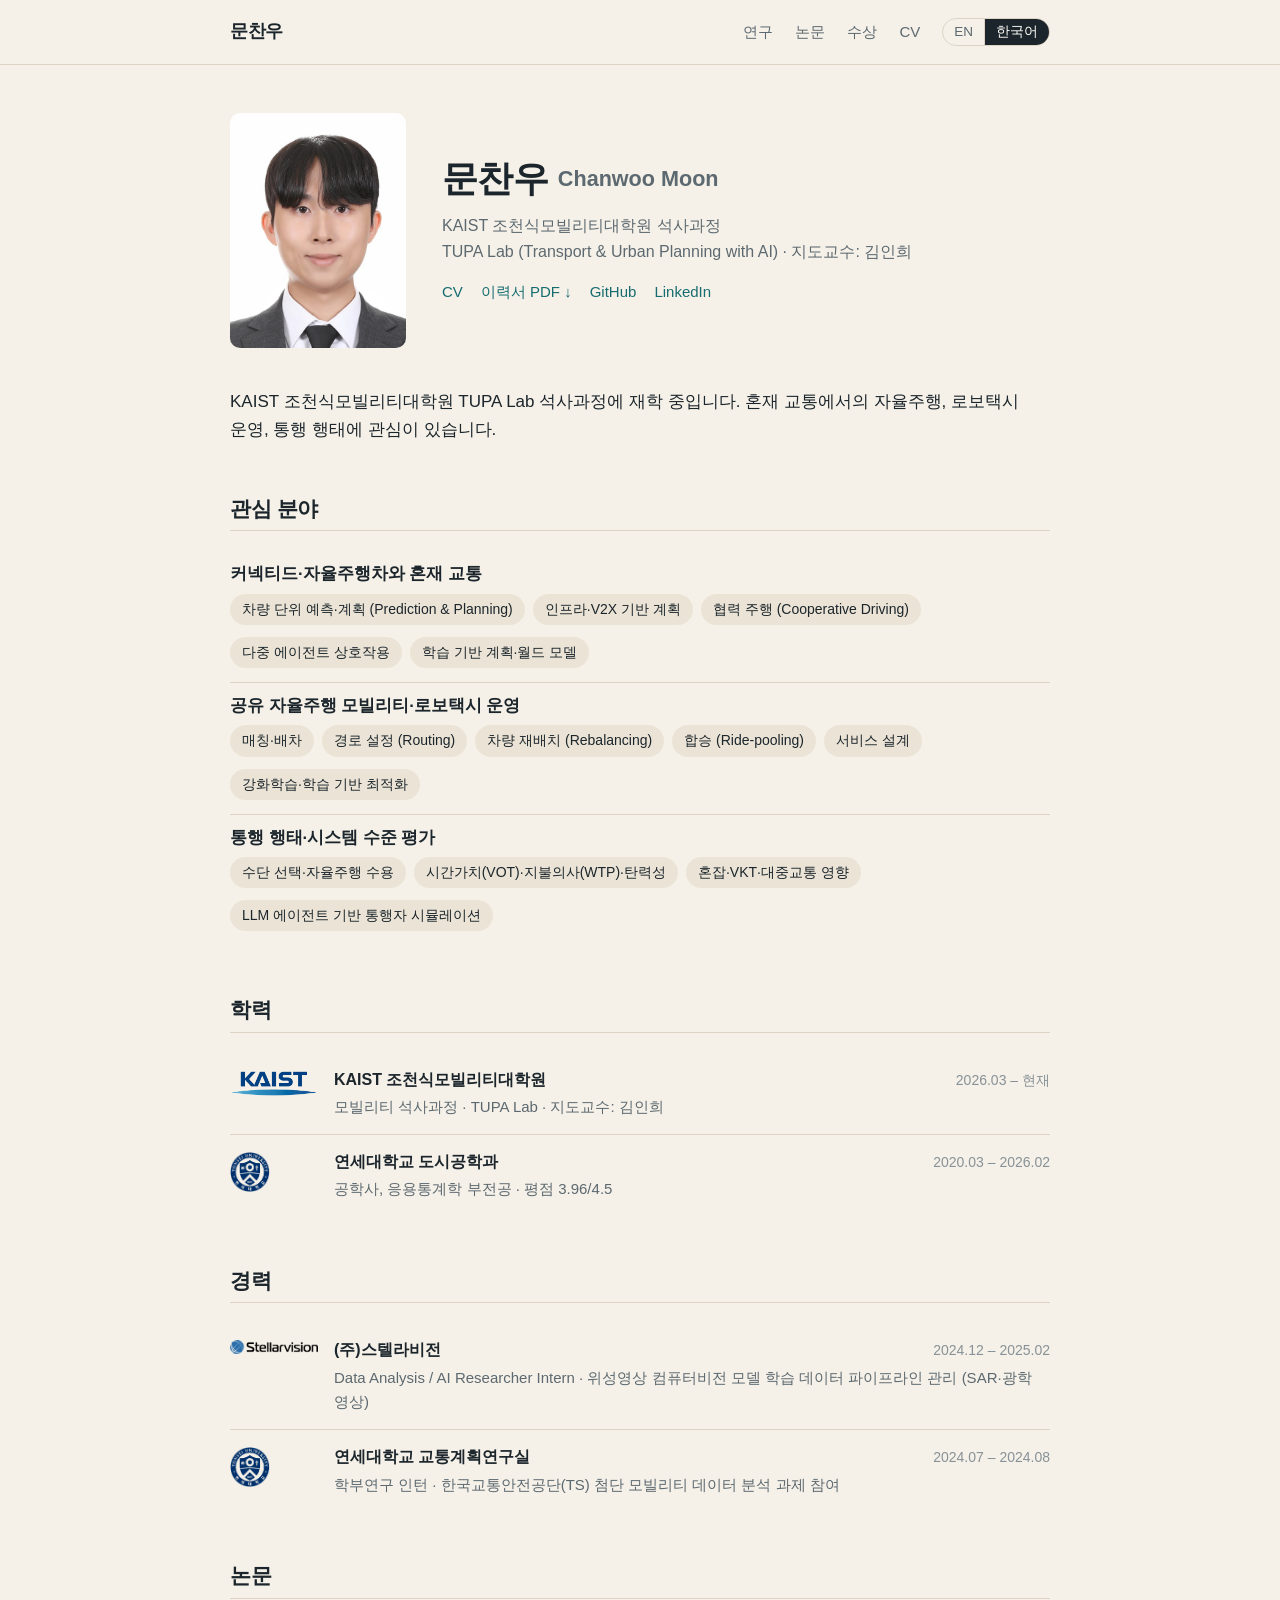
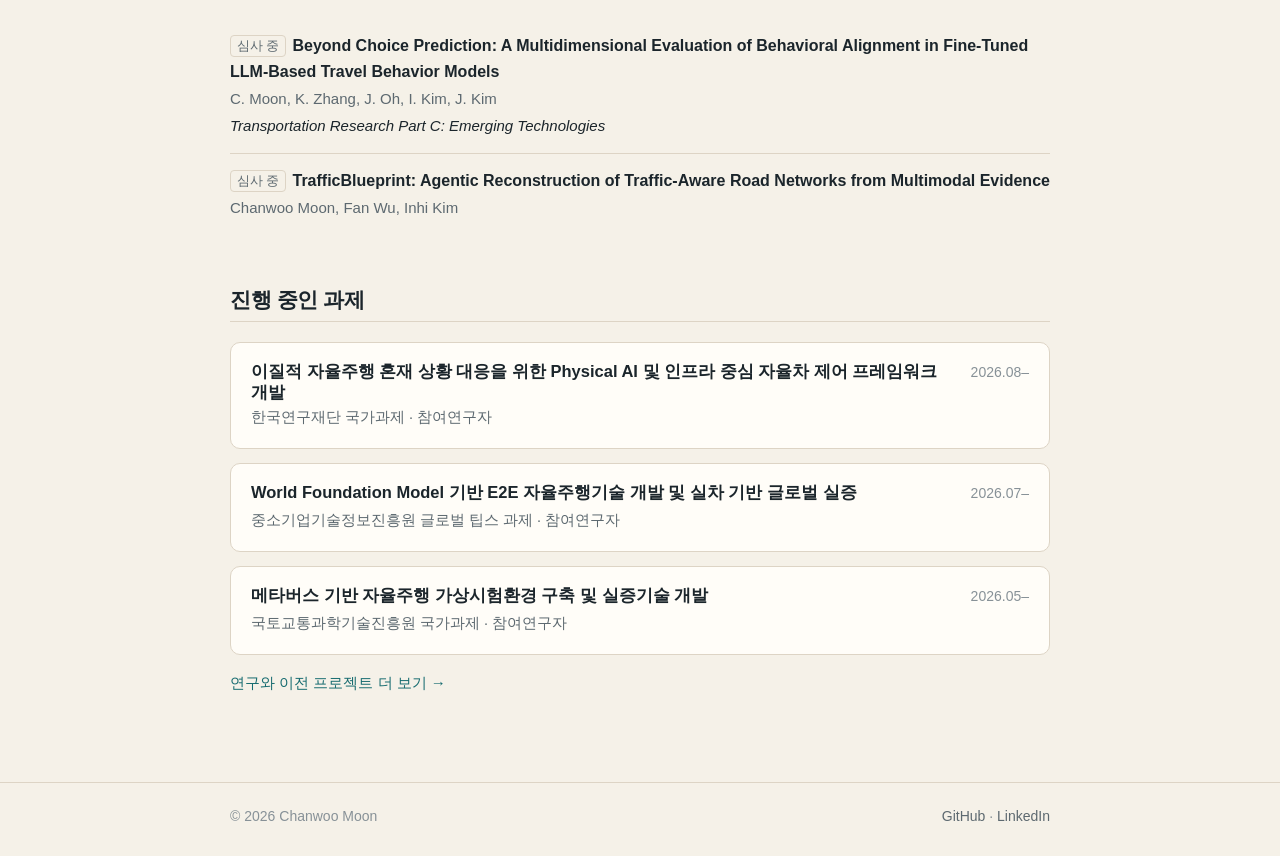
<file: ko/index.html>
<!doctype html>
<html lang="ko">
  <head>
    <meta charset="utf-8">
    <meta name="viewport" content="width=device-width, initial-scale=1">
    <title>문찬우</title>
    <meta name="description" content="문찬우는 KAIST 조천식모빌리티대학원 TUPA Lab 석사과정으로, 혼재 교통 자율주행, 로보택시 운영, 통행 행태를 AI 방법으로 연구합니다.">
    <meta name="theme-color" content="#f5f1e8">
    <meta property="og:type" content="website">
    <meta property="og:title" content="문찬우">
    <meta property="og:description" content="문찬우는 KAIST 조천식모빌리티대학원 TUPA Lab 석사과정으로, 혼재 교통 자율주행, 로보택시 운영, 통행 행태를 AI 방법으로 연구합니다.">
    <meta property="og:url" content="https://urbanking.github.io/ko/">
    <meta property="og:image" content="https://urbanking.github.io/assets/img/chanwoo-moon.jpg">
    <link rel="canonical" href="https://urbanking.github.io/ko/">
    <link rel="alternate" hreflang="en" href="https://urbanking.github.io/">
    <link rel="alternate" hreflang="ko" href="https://urbanking.github.io/ko/">
    <link rel="stylesheet" href="/assets/css/style.css?v=20260926b">
    <script src="/assets/js/site.js" defer></script>
  </head>
  <body>
    <a class="skip-link" href="#main-content">본문으로 건너뛰기</a>
    <header class="site-header">
      <div class="shell header-inner">
        <a class="brand" href="/ko/">문찬우</a>
        <div class="header-right">
          <nav class="site-nav" aria-label="Primary navigation">
          <a href="/ko/research/">연구</a>
          <a href="/ko/publications/">논문</a>
          <a href="/ko/awards/">수상</a>
          <a href="/ko/cv/">CV</a>
          </nav>
          <div class="lang" aria-label="Language">
            <a href="/" hreflang="en" lang="en">EN</a>
            <a href="/ko/" hreflang="ko" lang="ko" aria-current="true">한국어</a>
          </div>
        </div>
      </div>
    </header>

    <main id="main-content" class="shell">
      <section class="intro" aria-labelledby="name">
        <img class="portrait" src="/assets/img/chanwoo-moon.jpg" alt="문찬우 사진" width="480" height="640">
        <div>
          <h1 id="name">문찬우<span class="ko" lang="en">Chanwoo Moon</span></h1>
          <p class="role">KAIST 조천식모빌리티대학원 석사과정<br>
            TUPA Lab (Transport &amp; Urban Planning with AI) · 지도교수: 김인희</p>
          <ul class="link-row">
            <li><a href="/ko/cv/">CV</a></li>
            <li><a href="/assets/cv/Chanwoo_Moon_CV_KO.pdf" download="Chanwoo_Moon_CV_KO.pdf">이력서 PDF ↓</a></li>
            <li><a href="https://github.com/urbanking">GitHub</a></li>
            <li><a href="https://www.linkedin.com/in/chanwoo-moon-48a9a2341/" rel="me">LinkedIn</a></li>
          </ul>
        </div>
      </section>

      <section class="bio" aria-label="소개">
        <p>KAIST 조천식모빌리티대학원 TUPA Lab 석사과정에 재학 중입니다. 혼재 교통에서의 자율주행, 로보택시 운영, 통행 행태에 관심이 있습니다.</p>
      </section>

      <section class="section" aria-labelledby="interests">
        <h2 id="interests">관심 분야</h2>
        <ul class="cv-list">
          <li><h3>커넥티드·자율주행차와 혼재 교통</h3>
            <ul class="chips" style="padding-left:0; margin-top:8px; font-size:14px">
              <li>차량 단위 예측·계획 (Prediction &amp; Planning)</li>
              <li>인프라·V2X 기반 계획</li>
              <li>협력 주행 (Cooperative Driving)</li>
              <li>다중 에이전트 상호작용</li>
              <li>학습 기반 계획·월드 모델</li>
            </ul></li>
          <li><h3>공유 자율주행 모빌리티·로보택시 운영</h3>
            <ul class="chips" style="padding-left:0; margin-top:8px; font-size:14px">
              <li>매칭·배차</li>
              <li>경로 설정 (Routing)</li>
              <li>차량 재배치 (Rebalancing)</li>
              <li>합승 (Ride-pooling)</li>
              <li>서비스 설계</li>
              <li>강화학습·학습 기반 최적화</li>
            </ul></li>
          <li><h3>통행 행태·시스템 수준 평가</h3>
            <ul class="chips" style="padding-left:0; margin-top:8px; font-size:14px">
              <li>수단 선택·자율주행 수용</li>
              <li>시간가치(VOT)·지불의사(WTP)·탄력성</li>
              <li>혼잡·VKT·대중교통 영향</li>
              <li>LLM 에이전트 기반 통행자 시뮬레이션</li>
            </ul></li>
        </ul>
      </section>

      <section class="section" aria-labelledby="education">
        <h2 id="education">학력</h2>
        <ol class="timeline">
          <li>
            <img class="tl-logo" src="/assets/img/kaist-logo.png" alt="KAIST" width="88" height="40">
            <div>
              <div class="cv-row"><strong>KAIST 조천식모빌리티대학원</strong><span class="when">2026.03 – 현재</span></div>
              <p class="sub">모빌리티 석사과정 · TUPA Lab · 지도교수: 김인희</p>
            </div>
          </li>
          <li>
            <img class="tl-logo" src="/assets/img/yonsei-logo.png" alt="Yonsei University" width="88" height="40">
            <div>
              <div class="cv-row"><strong>연세대학교 도시공학과</strong><span class="when">2020.03 – 2026.02</span></div>
              <p class="sub">공학사, 응용통계학 부전공 · 평점 3.96/4.5</p>
            </div>
          </li>
        </ol>
      </section>

      <section class="section" aria-labelledby="experience">
        <h2 id="experience">경력</h2>
        <ol class="timeline">
          <li>
            <img class="tl-logo" src="/assets/img/stellarvision-logo.png" alt="Stellarvision" width="88" height="40">
            <div>
              <div class="cv-row"><strong>(주)스텔라비전</strong><span class="when">2024.12 – 2025.02</span></div>
              <p class="sub">Data Analysis / AI Researcher Intern · 위성영상 컴퓨터비전 모델 학습 데이터 파이프라인 관리 (SAR·광학 영상)</p>
            </div>
          </li>
          <li>
            <img class="tl-logo" src="/assets/img/yonsei-logo.png" alt="Yonsei University" width="88" height="40">
            <div>
              <div class="cv-row"><strong>연세대학교 교통계획연구실</strong><span class="when">2024.07 – 2024.08</span></div>
              <p class="sub">학부연구 인턴 · 한국교통안전공단(TS) 첨단 모빌리티 데이터 분석 과제 참여</p>
            </div>
          </li>
        </ol>
      </section>

      <section class="section" aria-labelledby="pubs">
        <h2 id="pubs">논문</h2>
        <ul class="pubs">
          <li>
            <div><span class="status">심사 중</span><span class="pub-title">Beyond Choice Prediction: A Multidimensional Evaluation of Behavioral Alignment in Fine-Tuned LLM-Based Travel Behavior Models</span></div>
            <p class="pub-authors">C. Moon, K. Zhang, J. Oh, I. Kim, J. Kim</p>
            <p class="pub-venue"><em>Transportation Research Part C: Emerging Technologies</em></p>
          </li>
          <li>
            <div><span class="status">심사 중</span><span class="pub-title" lang="en">TrafficBlueprint: Agentic Reconstruction of Traffic-Aware Road Networks from Multimodal Evidence</span></div>
            <p class="pub-authors">Chanwoo Moon, Fan Wu, Inhi Kim</p>
          </li>
        </ul>
      </section>

      <section class="section" aria-labelledby="projects">
        <h2 id="projects">진행 중인 과제</h2>
        <div class="entries">
          <article class="entry">
            <div class="entry-head"><h3>이질적 자율주행 혼재 상황 대응을 위한 Physical AI 및 인프라 중심 자율차 제어 프레임워크 개발</h3><span class="when">2026.08–</span></div>
            <p class="meta">한국연구재단 국가과제 · 참여연구자</p>
          </article>
          <article class="entry">
            <div class="entry-head"><h3>World Foundation Model 기반 E2E 자율주행기술 개발 및 실차 기반 글로벌 실증</h3><span class="when">2026.07–</span></div>
            <p class="meta">중소기업기술정보진흥원 글로벌 팁스 과제 · 참여연구자</p>
          </article>
          <article class="entry">
            <div class="entry-head"><h3>메타버스 기반 자율주행 가상시험환경 구축 및 실증기술 개발</h3><span class="when">2026.05–</span></div>
            <p class="meta">국토교통과학기술진흥원 국가과제 · 참여연구자</p>
          </article>
        </div>
        <p class="more"><a href="/ko/research/">연구와 이전 프로젝트 더 보기 →</a></p>
      </section>

    </main>

    <footer class="site-footer">
      <div class="shell footer-inner">
        <span>© <span data-current-year>2026</span> Chanwoo Moon</span>
        <span><a href="https://github.com/urbanking">GitHub</a> · <a href="https://www.linkedin.com/in/chanwoo-moon-48a9a2341/">LinkedIn</a></span>
      </div>
    </footer>
  </body>
</html>
</file>
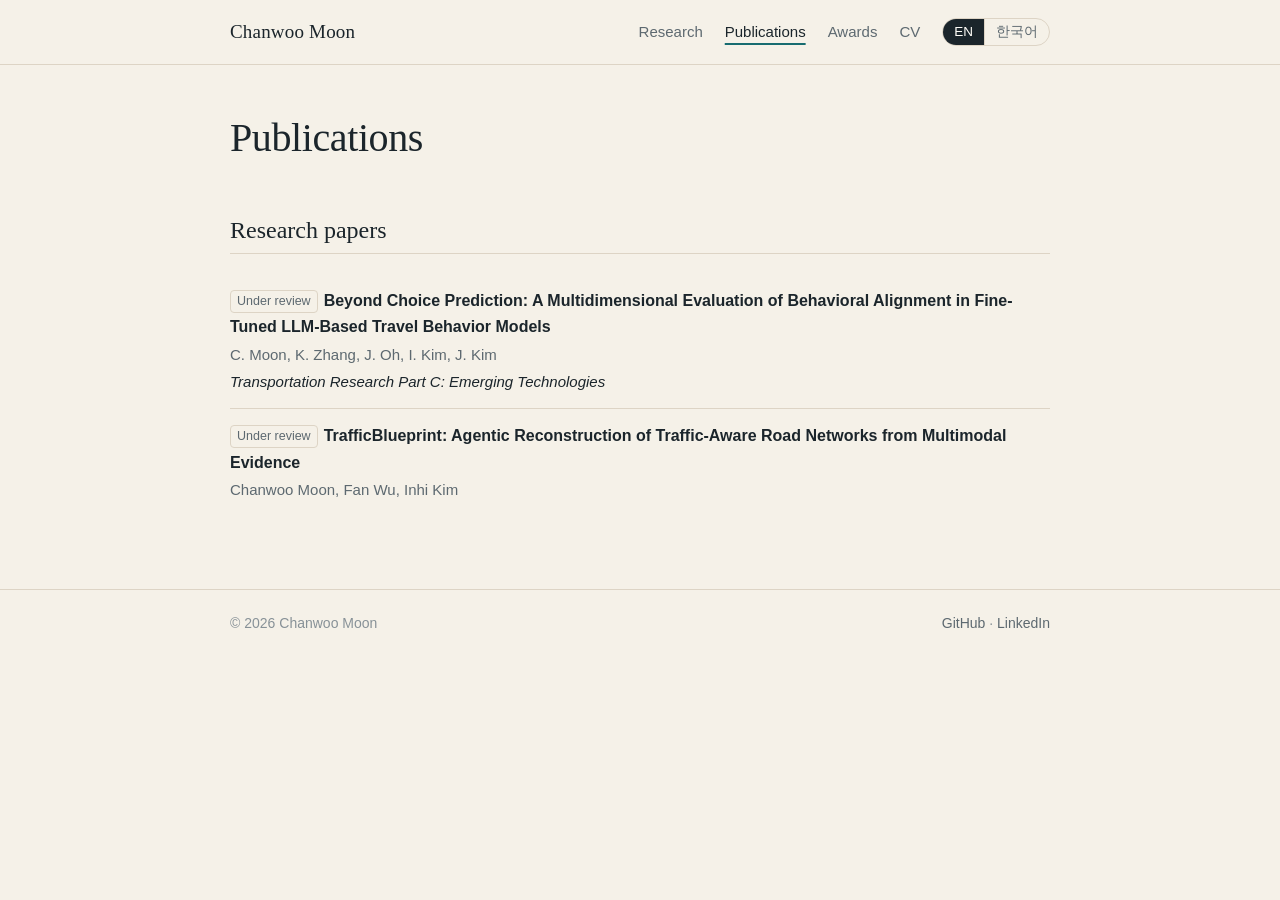
<file: publications/index.html>
<!doctype html>
<html lang="en">
  <head>
    <meta charset="utf-8">
    <meta name="viewport" content="width=device-width, initial-scale=1">
    <title>Publications — Chanwoo Moon</title>
    <meta name="description" content="Research papers by Chanwoo Moon.">
    <meta name="theme-color" content="#f5f1e8">
    <meta property="og:type" content="website">
    <meta property="og:title" content="Publications — Chanwoo Moon">
    <meta property="og:description" content="Research papers by Chanwoo Moon.">
    <meta property="og:url" content="https://urbanking.github.io/publications/">
    <meta property="og:image" content="https://urbanking.github.io/assets/img/chanwoo-moon.jpg">
    <link rel="canonical" href="https://urbanking.github.io/publications/">
    <link rel="alternate" hreflang="en" href="https://urbanking.github.io/publications/">
    <link rel="alternate" hreflang="ko" href="https://urbanking.github.io/ko/publications/">
    <link rel="stylesheet" href="/assets/css/style.css?v=20260926b">
    <script src="/assets/js/site.js" defer></script>
  </head>
  <body>
    <a class="skip-link" href="#main-content">Skip to content</a>
    <header class="site-header">
      <div class="shell header-inner">
        <a class="brand" href="/">Chanwoo Moon</a>
        <div class="header-right">
          <nav class="site-nav" aria-label="Primary navigation">
          <a href="/research/">Research</a>
          <a href="/publications/">Publications</a>
          <a href="/awards/">Awards</a>
          <a href="/cv/">CV</a>
          </nav>
          <div class="lang" aria-label="Language">
            <a href="/publications/" hreflang="en" lang="en" aria-current="true">EN</a>
            <a href="/ko/publications/" hreflang="ko" lang="ko">한국어</a>
          </div>
        </div>
      </div>
    </header>

    <main id="main-content" class="shell">
      <h1>Publications</h1>

      <section class="section" aria-labelledby="papers">
        <h2 id="papers">Research papers</h2>
        <ul class="pubs">
          <li>
            <div><span class="status">Under review</span><span class="pub-title">Beyond Choice Prediction: A Multidimensional Evaluation of Behavioral Alignment in Fine-Tuned LLM-Based Travel Behavior Models</span></div>
            <p class="pub-authors">C. Moon, K. Zhang, J. Oh, I. Kim, J. Kim</p>
            <p class="pub-venue"><em>Transportation Research Part C: Emerging Technologies</em></p>
          </li>
          <li>
            <div><span class="status">Under review</span><span class="pub-title">TrafficBlueprint: Agentic Reconstruction of Traffic-Aware Road Networks from Multimodal Evidence</span></div>
            <p class="pub-authors">Chanwoo Moon, Fan Wu, Inhi Kim</p>
          </li>
        </ul>
      </section>


    </main>

    <footer class="site-footer">
      <div class="shell footer-inner">
        <span>© <span data-current-year>2026</span> Chanwoo Moon</span>
        <span><a href="https://github.com/urbanking">GitHub</a> · <a href="https://www.linkedin.com/in/chanwoo-moon-48a9a2341/">LinkedIn</a></span>
      </div>
    </footer>
  </body>
</html>
</file>
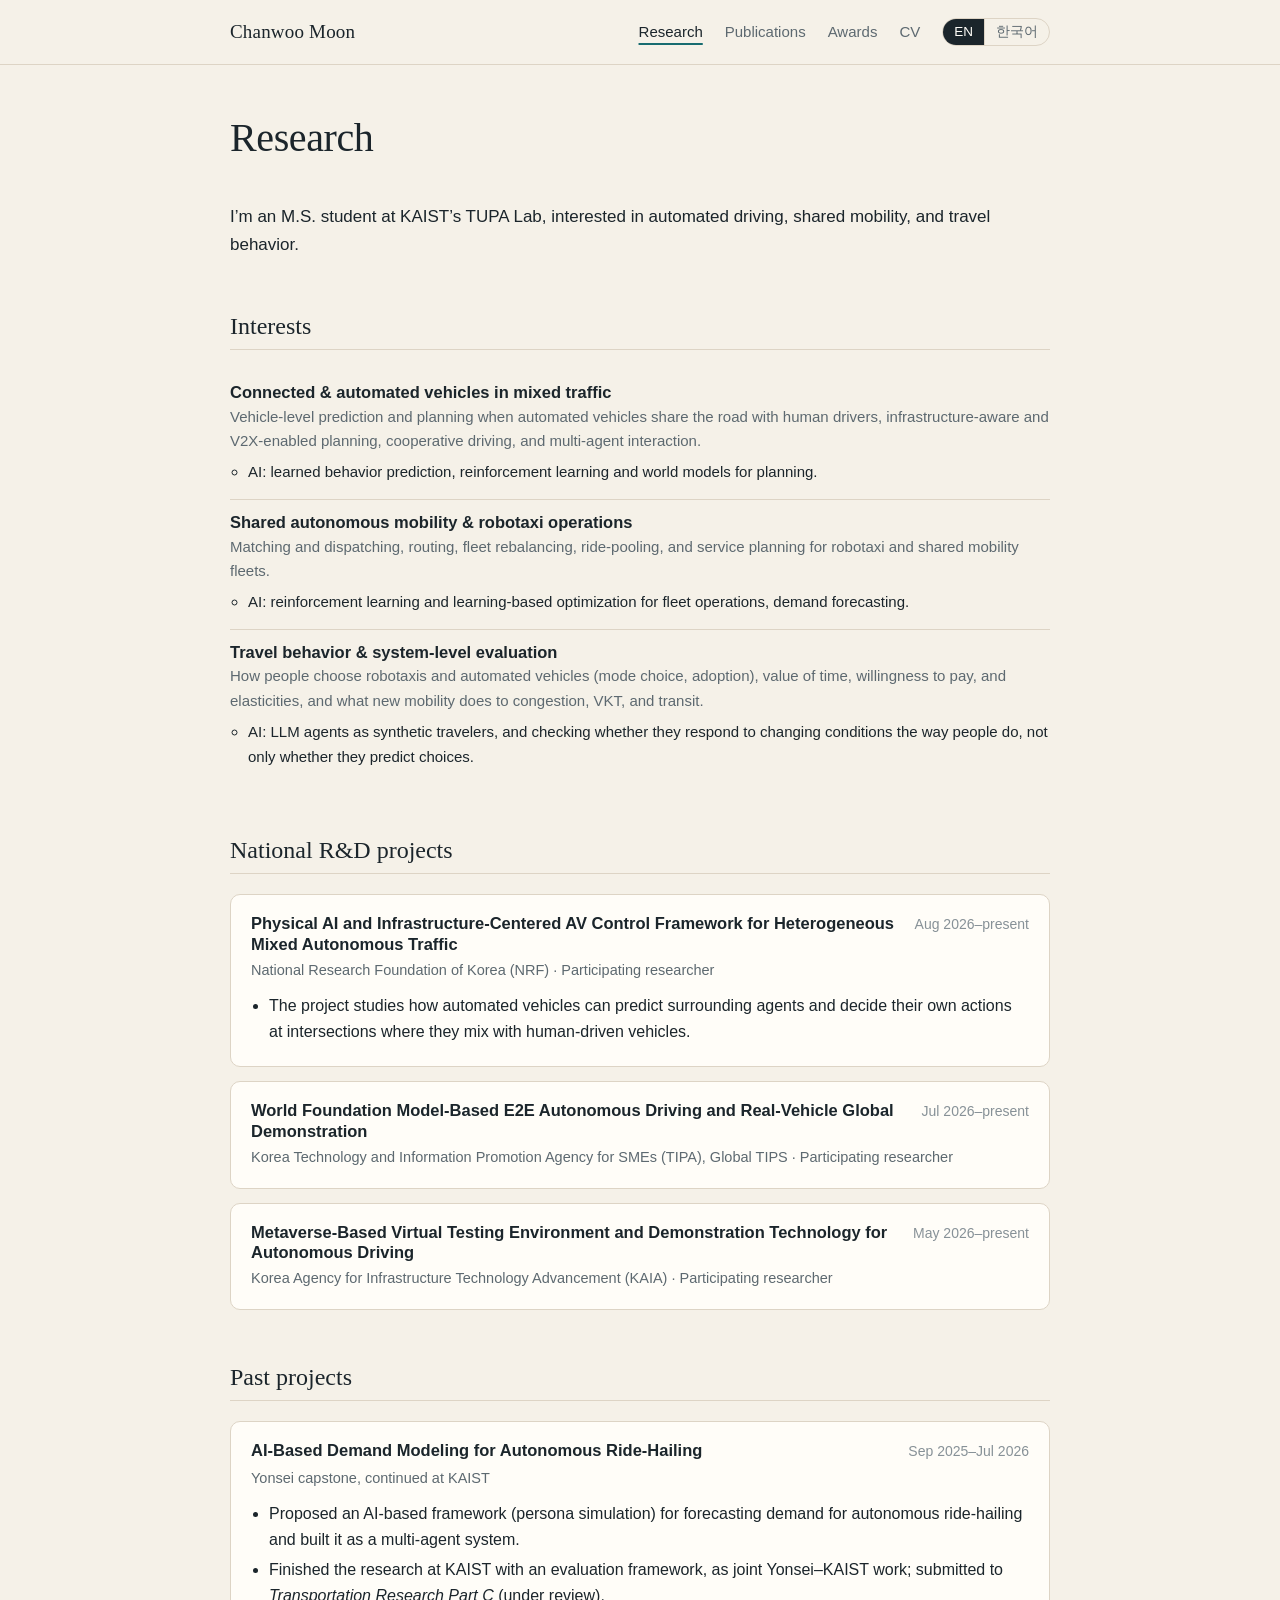
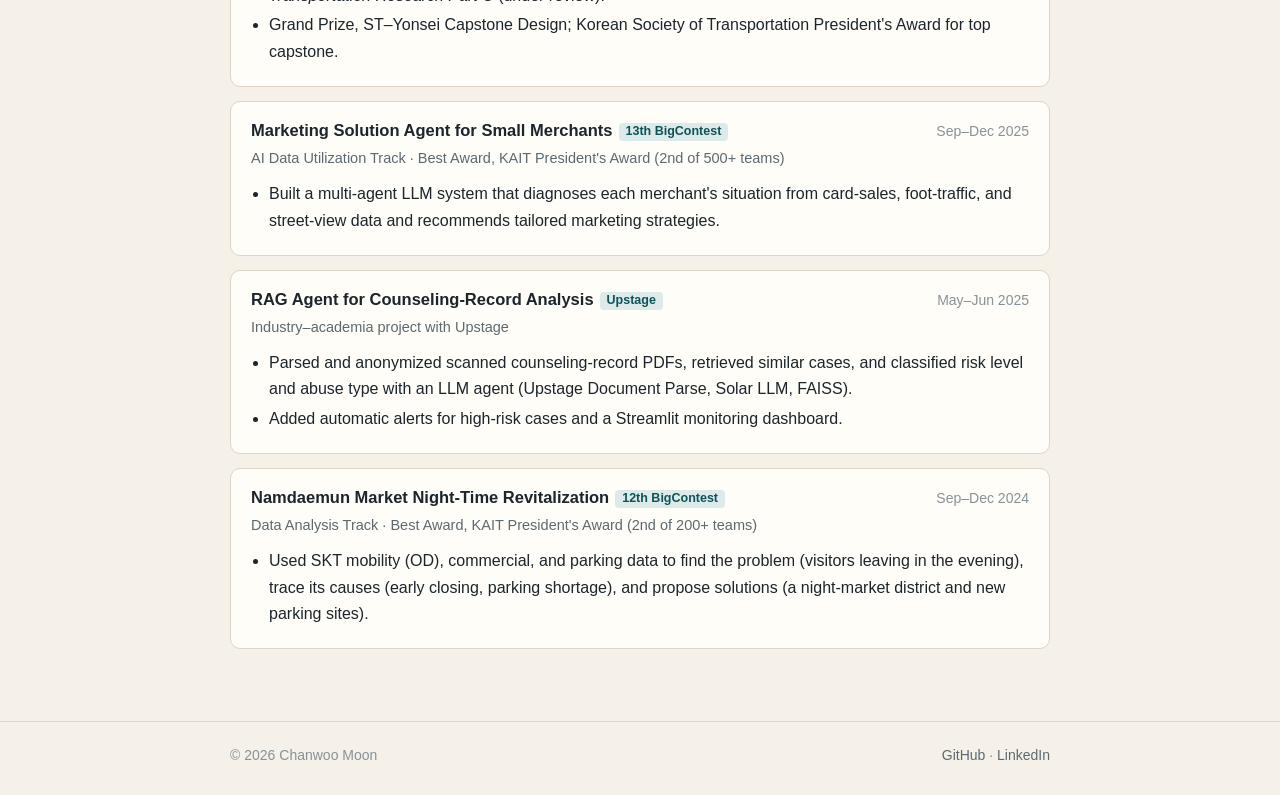
<file: research/index.html>
<!doctype html>
<html lang="en">
  <head>
    <meta charset="utf-8">
    <meta name="viewport" content="width=device-width, initial-scale=1">
    <title>Research — Chanwoo Moon</title>
    <meta name="description" content="Research interests and projects of Chanwoo Moon.">
    <meta name="theme-color" content="#f5f1e8">
    <meta property="og:type" content="website">
    <meta property="og:title" content="Research — Chanwoo Moon">
    <meta property="og:description" content="Research interests and projects of Chanwoo Moon.">
    <meta property="og:url" content="https://urbanking.github.io/research/">
    <meta property="og:image" content="https://urbanking.github.io/assets/img/chanwoo-moon.jpg">
    <link rel="canonical" href="https://urbanking.github.io/research/">
    <link rel="alternate" hreflang="en" href="https://urbanking.github.io/research/">
    <link rel="alternate" hreflang="ko" href="https://urbanking.github.io/ko/research/">
    <link rel="stylesheet" href="/assets/css/style.css?v=20260926b">
    <script src="/assets/js/site.js" defer></script>
  </head>
  <body>
    <a class="skip-link" href="#main-content">Skip to content</a>
    <header class="site-header">
      <div class="shell header-inner">
        <a class="brand" href="/">Chanwoo Moon</a>
        <div class="header-right">
          <nav class="site-nav" aria-label="Primary navigation">
          <a href="/research/">Research</a>
          <a href="/publications/">Publications</a>
          <a href="/awards/">Awards</a>
          <a href="/cv/">CV</a>
          </nav>
          <div class="lang" aria-label="Language">
            <a href="/research/" hreflang="en" lang="en" aria-current="true">EN</a>
            <a href="/ko/research/" hreflang="ko" lang="ko">한국어</a>
          </div>
        </div>
      </div>
    </header>

    <main id="main-content" class="shell">
      <h1>Research</h1>
      <p class="bio">I’m an M.S. student at KAIST’s TUPA Lab, interested in automated driving, shared mobility, and travel behavior.</p>

      <section class="section" aria-labelledby="interests">
        <h2 id="interests">Interests</h2>
        <ul class="cv-list">
          <li><h3>Connected &amp; automated vehicles in mixed traffic</h3>
            <p class="sub">Vehicle-level prediction and planning when automated vehicles share the road with human drivers, infrastructure-aware and V2X-enabled planning, cooperative driving, and multi-agent interaction.</p>
            <ul><li>AI: learned behavior prediction, reinforcement learning and world models for planning.</li></ul></li>
          <li><h3>Shared autonomous mobility &amp; robotaxi operations</h3>
            <p class="sub">Matching and dispatching, routing, fleet rebalancing, ride-pooling, and service planning for robotaxi and shared mobility fleets.</p>
            <ul><li>AI: reinforcement learning and learning-based optimization for fleet operations, demand forecasting.</li></ul></li>
          <li><h3>Travel behavior &amp; system-level evaluation</h3>
            <p class="sub">How people choose robotaxis and automated vehicles (mode choice, adoption), value of time, willingness to pay, and elasticities, and what new mobility does to congestion, VKT, and transit.</p>
            <ul><li>AI: LLM agents as synthetic travelers, and checking whether they respond to changing conditions the way people do, not only whether they predict choices.</li></ul></li>
        </ul>
      </section>

      <section class="section" aria-labelledby="current">
        <h2 id="current">National R&amp;D projects</h2>
        <div class="entries">
          <article class="entry">
            <div class="entry-head"><h3>Physical AI and Infrastructure-Centered AV Control Framework for Heterogeneous Mixed Autonomous Traffic</h3><span class="when">Aug 2026–present</span></div>
            <p class="meta">National Research Foundation of Korea (NRF) · Participating researcher</p>
            <ul>
              <li>The project studies how automated vehicles can predict surrounding agents and decide their own actions at intersections where they mix with human-driven vehicles.</li>
            </ul>
          </article>
          <article class="entry">
            <div class="entry-head"><h3>World Foundation Model-Based E2E Autonomous Driving and Real-Vehicle Global Demonstration</h3><span class="when">Jul 2026–present</span></div>
            <p class="meta">Korea Technology and Information Promotion Agency for SMEs (TIPA), Global TIPS · Participating researcher</p>
          </article>
          <article class="entry">
            <div class="entry-head"><h3>Metaverse-Based Virtual Testing Environment and Demonstration Technology for Autonomous Driving</h3><span class="when">May 2026–present</span></div>
            <p class="meta">Korea Agency for Infrastructure Technology Advancement (KAIA) · Participating researcher</p>
          </article>
        </div>
      </section>

      <section class="section" aria-labelledby="past">
        <h2 id="past">Past projects</h2>
        <div class="entries">
          <article class="entry">
            <div class="entry-head"><h3>AI-Based Demand Modeling for Autonomous Ride-Hailing</h3><span class="when">Sep 2025–Jul 2026</span></div>
            <p class="meta">Yonsei capstone, continued at KAIST</p>
            <ul>
              <li>Proposed an AI-based framework (persona simulation) for forecasting demand for autonomous ride-hailing and built it as a multi-agent system.</li>
              <li>Finished the research at KAIST with an evaluation framework, as joint Yonsei–KAIST work; submitted to <em>Transportation Research Part C</em> (under review).</li>
              <li>Grand Prize, ST–Yonsei Capstone Design; Korean Society of Transportation President's Award for top capstone.</li>
            </ul>
          </article>
          <article class="entry">
            <div class="entry-head"><h3>Marketing Solution Agent for Small Merchants<span class="tag">13th BigContest</span></h3><span class="when">Sep–Dec 2025</span></div>
            <p class="meta">AI Data Utilization Track · Best Award, KAIT President's Award (2nd of 500+ teams)</p>
            <ul>
              <li>Built a multi-agent LLM system that diagnoses each merchant's situation from card-sales, foot-traffic, and street-view data and recommends tailored marketing strategies.</li>
            </ul>
          </article>
          <article class="entry">
            <div class="entry-head"><h3>RAG Agent for Counseling-Record Analysis<span class="tag">Upstage</span></h3><span class="when">May–Jun 2025</span></div>
            <p class="meta">Industry–academia project with Upstage</p>
            <ul>
              <li>Parsed and anonymized scanned counseling-record PDFs, retrieved similar cases, and classified risk level and abuse type with an LLM agent (Upstage Document Parse, Solar LLM, FAISS).</li>
              <li>Added automatic alerts for high-risk cases and a Streamlit monitoring dashboard.</li>
            </ul>
          </article>
          <article class="entry">
            <div class="entry-head"><h3>Namdaemun Market Night-Time Revitalization<span class="tag">12th BigContest</span></h3><span class="when">Sep–Dec 2024</span></div>
            <p class="meta">Data Analysis Track · Best Award, KAIT President's Award (2nd of 200+ teams)</p>
            <ul>
              <li>Used SKT mobility (OD), commercial, and parking data to find the problem (visitors leaving in the evening), trace its causes (early closing, parking shortage), and propose solutions (a night-market district and new parking sites).</li>
            </ul>
          </article>
        </div>
      </section>


    </main>

    <footer class="site-footer">
      <div class="shell footer-inner">
        <span>© <span data-current-year>2026</span> Chanwoo Moon</span>
        <span><a href="https://github.com/urbanking">GitHub</a> · <a href="https://www.linkedin.com/in/chanwoo-moon-48a9a2341/">LinkedIn</a></span>
      </div>
    </footer>
  </body>
</html>
</file>
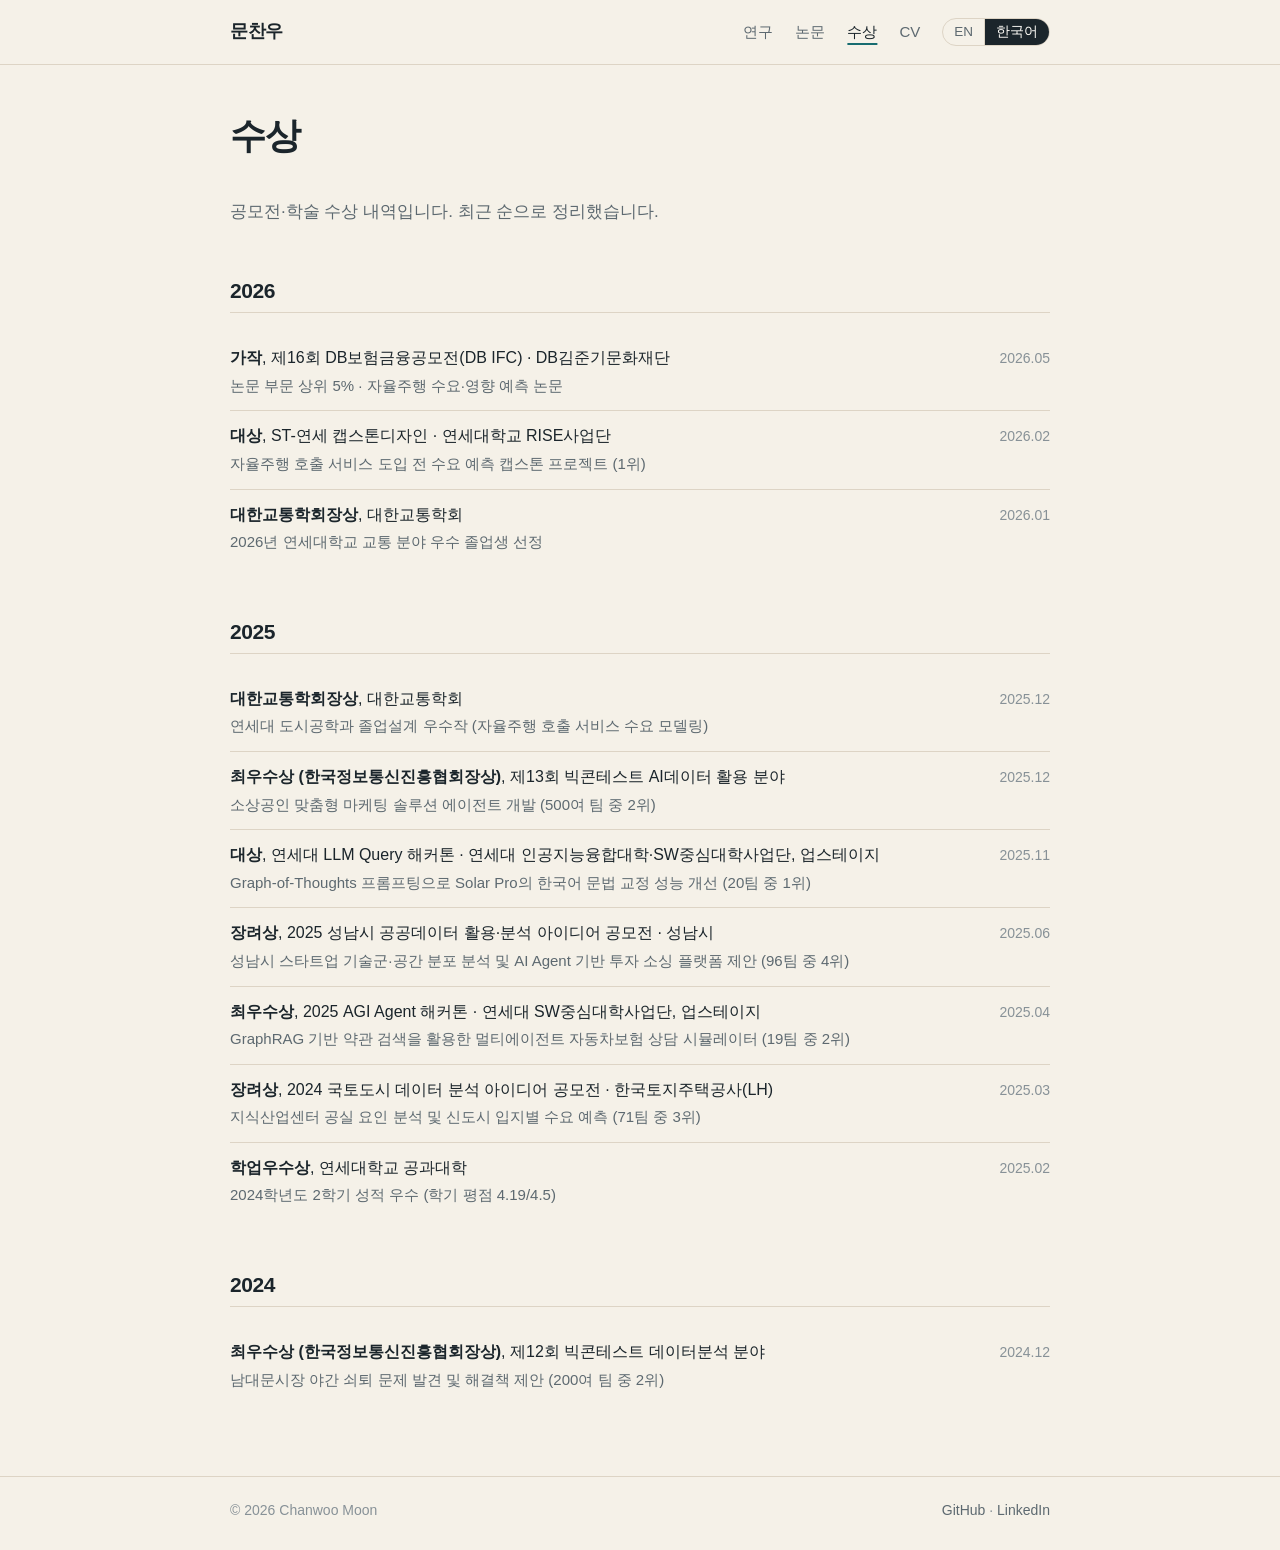
<file: ko/awards/index.html>
<!doctype html>
<html lang="ko">
  <head>
    <meta charset="utf-8">
    <meta name="viewport" content="width=device-width, initial-scale=1">
    <title>수상 — 문찬우</title>
    <meta name="description" content="문찬우의 수상 내역.">
    <meta name="theme-color" content="#f5f1e8">
    <meta property="og:type" content="website">
    <meta property="og:title" content="수상 — 문찬우">
    <meta property="og:description" content="문찬우의 수상 내역.">
    <meta property="og:url" content="https://urbanking.github.io/ko/awards/">
    <meta property="og:image" content="https://urbanking.github.io/assets/img/chanwoo-moon.jpg">
    <link rel="canonical" href="https://urbanking.github.io/ko/awards/">
    <link rel="alternate" hreflang="en" href="https://urbanking.github.io/awards/">
    <link rel="alternate" hreflang="ko" href="https://urbanking.github.io/ko/awards/">
    <link rel="stylesheet" href="/assets/css/style.css?v=20260926b">
    <script src="/assets/js/site.js" defer></script>
  </head>
  <body>
    <a class="skip-link" href="#main-content">본문으로 건너뛰기</a>
    <header class="site-header">
      <div class="shell header-inner">
        <a class="brand" href="/ko/">문찬우</a>
        <div class="header-right">
          <nav class="site-nav" aria-label="Primary navigation">
          <a href="/ko/research/">연구</a>
          <a href="/ko/publications/">논문</a>
          <a href="/ko/awards/">수상</a>
          <a href="/ko/cv/">CV</a>
          </nav>
          <div class="lang" aria-label="Language">
            <a href="/awards/" hreflang="en" lang="en">EN</a>
            <a href="/ko/awards/" hreflang="ko" lang="ko" aria-current="true">한국어</a>
          </div>
        </div>
      </div>
    </header>

    <main id="main-content" class="shell">
      <h1>수상</h1>
      <p class="bio muted">공모전·학술 수상 내역입니다. 최근 순으로 정리했습니다.</p>

      <section class="section" aria-labelledby="y2026">
        <h2 id="y2026">2026</h2>
        <ul class="cv-list">
          <li>
            <div class="cv-row"><span><strong>가작</strong>, 제16회 DB보험금융공모전(DB IFC) · DB김준기문화재단</span><span class="when">2026.05</span></div>
            <p class="sub">논문 부문 상위 5% · 자율주행 수요·영향 예측 논문</p>
          </li>
          <li>
            <div class="cv-row"><span><strong>대상</strong>, ST-연세 캡스톤디자인 · 연세대학교 RISE사업단</span><span class="when">2026.02</span></div>
            <p class="sub">자율주행 호출 서비스 도입 전 수요 예측 캡스톤 프로젝트 (1위)</p>
          </li>
          <li>
            <div class="cv-row"><span><strong>대한교통학회장상</strong>, 대한교통학회</span><span class="when">2026.01</span></div>
            <p class="sub">2026년 연세대학교 교통 분야 우수 졸업생 선정</p>
          </li>
        </ul>
      </section>

      <section class="section" aria-labelledby="y2025">
        <h2 id="y2025">2025</h2>
        <ul class="cv-list">
          <li>
            <div class="cv-row"><span><strong>대한교통학회장상</strong>, 대한교통학회</span><span class="when">2025.12</span></div>
            <p class="sub">연세대 도시공학과 졸업설계 우수작 (자율주행 호출 서비스 수요 모델링)</p>
          </li>
          <li>
            <div class="cv-row"><span><strong>최우수상 (한국정보통신진흥협회장상)</strong>, 제13회 빅콘테스트 AI데이터 활용 분야</span><span class="when">2025.12</span></div>
            <p class="sub">소상공인 맞춤형 마케팅 솔루션 에이전트 개발 (500여 팀 중 2위)</p>
          </li>
          <li>
            <div class="cv-row"><span><strong>대상</strong>, 연세대 LLM Query 해커톤 · 연세대 인공지능융합대학·SW중심대학사업단, 업스테이지</span><span class="when">2025.11</span></div>
            <p class="sub">Graph-of-Thoughts 프롬프팅으로 Solar Pro의 한국어 문법 교정 성능 개선 (20팀 중 1위)</p>
          </li>
          <li>
            <div class="cv-row"><span><strong>장려상</strong>, 2025 성남시 공공데이터 활용·분석 아이디어 공모전 · 성남시</span><span class="when">2025.06</span></div>
            <p class="sub">성남시 스타트업 기술군·공간 분포 분석 및 AI Agent 기반 투자 소싱 플랫폼 제안 (96팀 중 4위)</p>
          </li>
          <li>
            <div class="cv-row"><span><strong>최우수상</strong>, 2025 AGI Agent 해커톤 · 연세대 SW중심대학사업단, 업스테이지</span><span class="when">2025.04</span></div>
            <p class="sub">GraphRAG 기반 약관 검색을 활용한 멀티에이전트 자동차보험 상담 시뮬레이터 (19팀 중 2위)</p>
          </li>
          <li>
            <div class="cv-row"><span><strong>장려상</strong>, 2024 국토도시 데이터 분석 아이디어 공모전 · 한국토지주택공사(LH)</span><span class="when">2025.03</span></div>
            <p class="sub">지식산업센터 공실 요인 분석 및 신도시 입지별 수요 예측 (71팀 중 3위)</p>
          </li>
          <li>
            <div class="cv-row"><span><strong>학업우수상</strong>, 연세대학교 공과대학</span><span class="when">2025.02</span></div>
            <p class="sub">2024학년도 2학기 성적 우수 (학기 평점 4.19/4.5)</p>
          </li>
        </ul>
      </section>

      <section class="section" aria-labelledby="y2024">
        <h2 id="y2024">2024</h2>
        <ul class="cv-list">
          <li>
            <div class="cv-row"><span><strong>최우수상 (한국정보통신진흥협회장상)</strong>, 제12회 빅콘테스트 데이터분석 분야</span><span class="when">2024.12</span></div>
            <p class="sub">남대문시장 야간 쇠퇴 문제 발견 및 해결책 제안 (200여 팀 중 2위)</p>
          </li>
        </ul>
      </section>


    </main>

    <footer class="site-footer">
      <div class="shell footer-inner">
        <span>© <span data-current-year>2026</span> Chanwoo Moon</span>
        <span><a href="https://github.com/urbanking">GitHub</a> · <a href="https://www.linkedin.com/in/chanwoo-moon-48a9a2341/">LinkedIn</a></span>
      </div>
    </footer>
  </body>
</html>
</file>
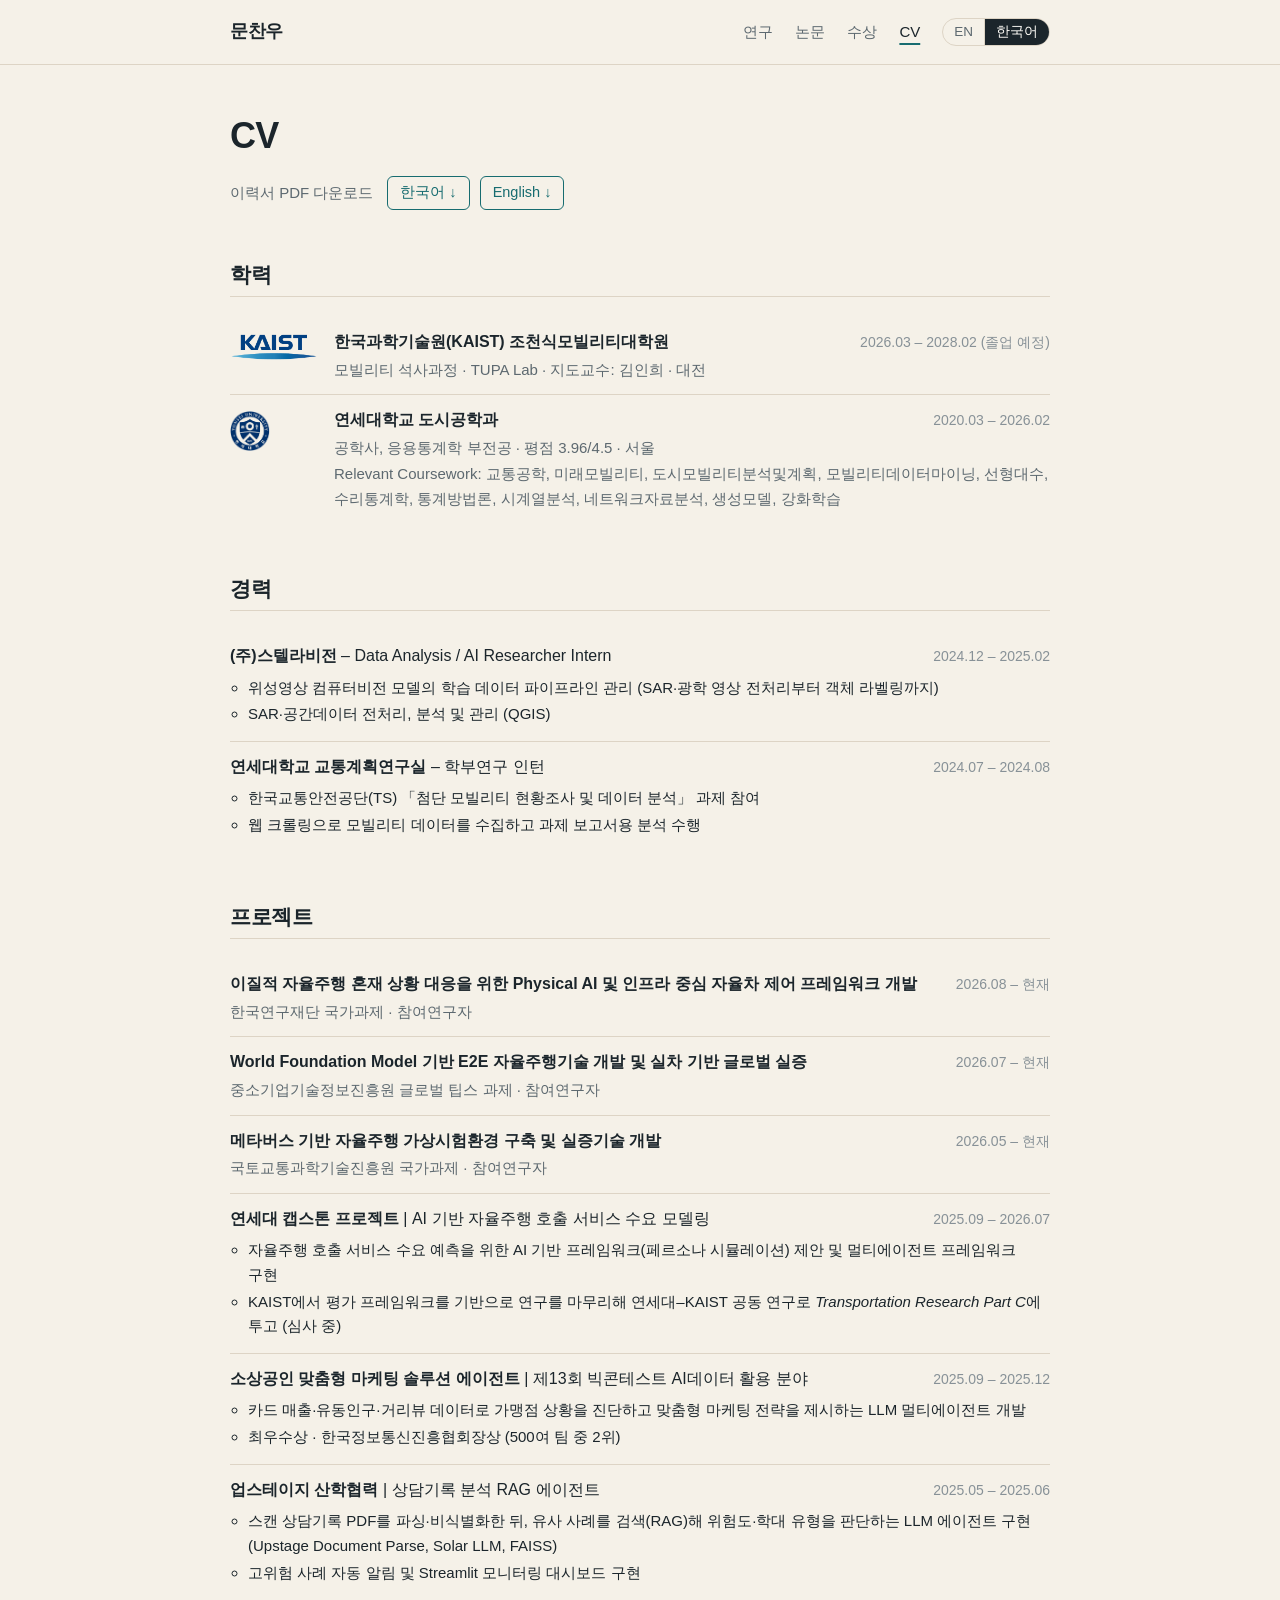
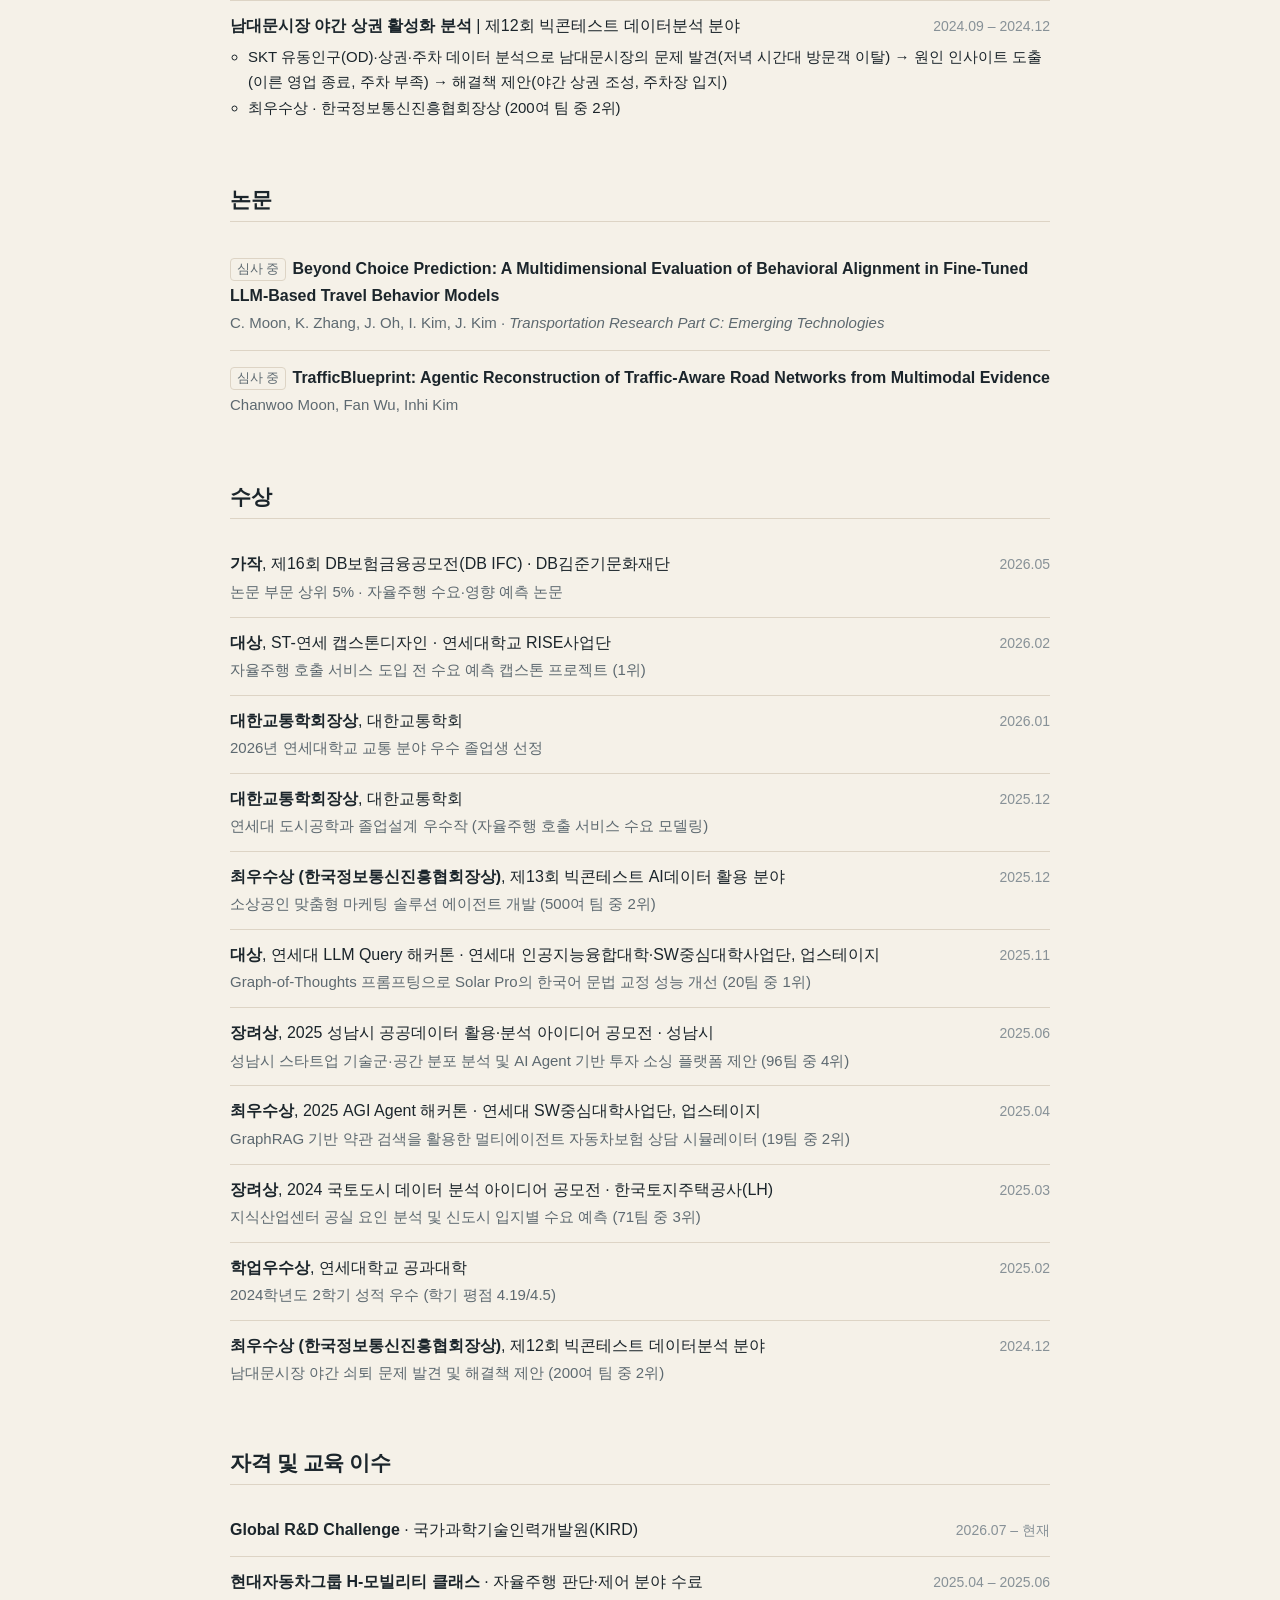
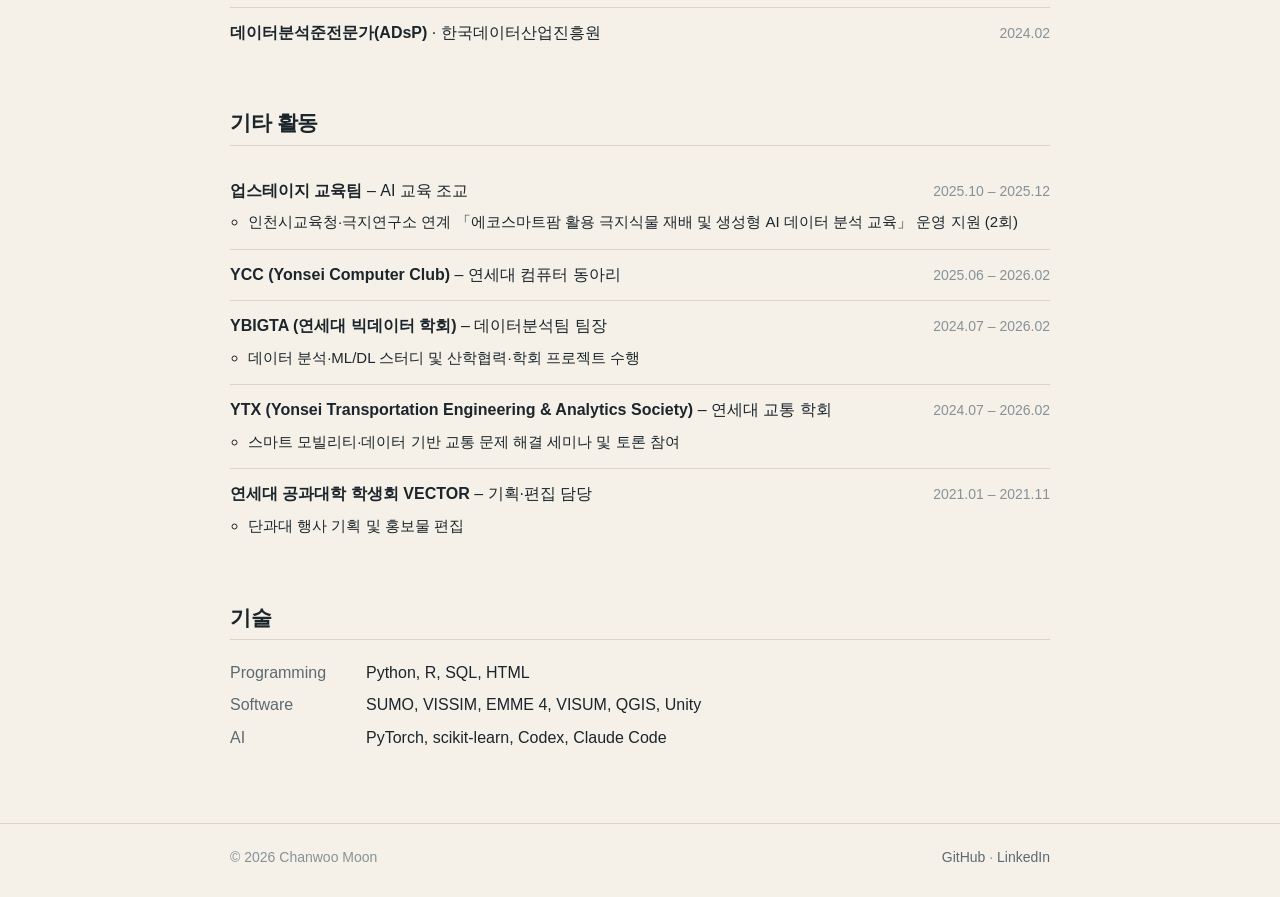
<file: ko/cv/index.html>
<!doctype html>
<html lang="ko">
  <head>
    <meta charset="utf-8">
    <meta name="viewport" content="width=device-width, initial-scale=1">
    <title>CV — 문찬우</title>
    <meta name="description" content="문찬우 이력서 (국문·영문 PDF 포함).">
    <meta name="theme-color" content="#f5f1e8">
    <meta property="og:type" content="website">
    <meta property="og:title" content="CV — 문찬우">
    <meta property="og:description" content="문찬우 이력서 (국문·영문 PDF 포함).">
    <meta property="og:url" content="https://urbanking.github.io/ko/cv/">
    <meta property="og:image" content="https://urbanking.github.io/assets/img/chanwoo-moon.jpg">
    <link rel="canonical" href="https://urbanking.github.io/ko/cv/">
    <link rel="alternate" hreflang="en" href="https://urbanking.github.io/cv/">
    <link rel="alternate" hreflang="ko" href="https://urbanking.github.io/ko/cv/">
    <link rel="stylesheet" href="/assets/css/style.css?v=20260926b">
    <script src="/assets/js/site.js" defer></script>
  </head>
  <body>
    <a class="skip-link" href="#main-content">본문으로 건너뛰기</a>
    <header class="site-header">
      <div class="shell header-inner">
        <a class="brand" href="/ko/">문찬우</a>
        <div class="header-right">
          <nav class="site-nav" aria-label="Primary navigation">
          <a href="/ko/research/">연구</a>
          <a href="/ko/publications/">논문</a>
          <a href="/ko/awards/">수상</a>
          <a href="/ko/cv/">CV</a>
          </nav>
          <div class="lang" aria-label="Language">
            <a href="/cv/" hreflang="en" lang="en">EN</a>
            <a href="/ko/cv/" hreflang="ko" lang="ko" aria-current="true">한국어</a>
          </div>
        </div>
      </div>
    </header>

    <main id="main-content" class="shell">
      <h1>CV</h1>
        <p class="pdf-links"><span class="muted">이력서 PDF 다운로드</span><a href="/assets/cv/Chanwoo_Moon_CV_KO.pdf" download="Chanwoo_Moon_CV_KO.pdf">한국어 ↓</a><a href="/assets/cv/Chanwoo_Moon_CV_EN.pdf" download="Chanwoo_Moon_CV_EN.pdf" lang="en">English ↓</a></p>

      <section class="section" aria-labelledby="edu">
        <h2 id="edu">학력</h2>
        <ul class="cv-list">
          <li class="edu">
            <img class="edu-logo" src="/assets/img/kaist-logo.png" alt="KAIST" width="88" height="40">
            <div>
              <div class="cv-row"><span><strong>한국과학기술원(KAIST) 조천식모빌리티대학원</strong></span><span class="when">2026.03 – 2028.02 (졸업 예정)</span></div>
              <p class="sub">모빌리티 석사과정 · TUPA Lab · 지도교수: 김인희 · 대전</p>
            </div>
          </li>
          <li class="edu">
            <img class="edu-logo" src="/assets/img/yonsei-logo.png" alt="연세대학교" width="88" height="40">
            <div>
              <div class="cv-row"><span><strong>연세대학교 도시공학과</strong></span><span class="when">2020.03 – 2026.02</span></div>
              <p class="sub">공학사, 응용통계학 부전공 · 평점 3.96/4.5 · 서울</p>
              <p class="sub small">Relevant Coursework: 교통공학, 미래모빌리티, 도시모빌리티분석및계획, 모빌리티데이터마이닝, 선형대수, 수리통계학, 통계방법론, 시계열분석, 네트워크자료분석, 생성모델, 강화학습</p>
            </div>
          </li>
        </ul>
      </section>

      <section class="section" aria-labelledby="exp">
        <h2 id="exp">경력</h2>
        <ul class="cv-list">
          <li>
            <div class="cv-row"><span><strong>(주)스텔라비전</strong> – Data Analysis / AI Researcher Intern</span><span class="when">2024.12 – 2025.02</span></div>
            <ul>
              <li>위성영상 컴퓨터비전 모델의 학습 데이터 파이프라인 관리 (SAR·광학 영상 전처리부터 객체 라벨링까지)</li>
              <li>SAR·공간데이터 전처리, 분석 및 관리 (QGIS)</li>
            </ul>
          </li>
          <li>
            <div class="cv-row"><span><strong>연세대학교 교통계획연구실</strong> – 학부연구 인턴</span><span class="when">2024.07 – 2024.08</span></div>
            <ul>
              <li>한국교통안전공단(TS) 「첨단 모빌리티 현황조사 및 데이터 분석」 과제 참여</li>
              <li>웹 크롤링으로 모빌리티 데이터를 수집하고 과제 보고서용 분석 수행</li>
            </ul>
          </li>
        </ul>
      </section>

      <section class="section" aria-labelledby="proj">
        <h2 id="proj">프로젝트</h2>
        <ul class="cv-list">
          <li>
            <div class="cv-row"><span><strong>이질적 자율주행 혼재 상황 대응을 위한 Physical AI 및 인프라 중심 자율차 제어 프레임워크 개발</strong></span><span class="when">2026.08 – 현재</span></div>
            <p class="sub">한국연구재단 국가과제 · 참여연구자</p>
          </li>
          <li>
            <div class="cv-row"><span><strong>World Foundation Model 기반 E2E 자율주행기술 개발 및 실차 기반 글로벌 실증</strong></span><span class="when">2026.07 – 현재</span></div>
            <p class="sub">중소기업기술정보진흥원 글로벌 팁스 과제 · 참여연구자</p>
          </li>
          <li>
            <div class="cv-row"><span><strong>메타버스 기반 자율주행 가상시험환경 구축 및 실증기술 개발</strong></span><span class="when">2026.05 – 현재</span></div>
            <p class="sub">국토교통과학기술진흥원 국가과제 · 참여연구자</p>
          </li>
          <li>
            <div class="cv-row"><span><strong>연세대 캡스톤 프로젝트</strong> | AI 기반 자율주행 호출 서비스 수요 모델링</span><span class="when">2025.09 – 2026.07</span></div>
            <ul>
              <li>자율주행 호출 서비스 수요 예측을 위한 AI 기반 프레임워크(페르소나 시뮬레이션) 제안 및 멀티에이전트 프레임워크 구현</li>
              <li>KAIST에서 평가 프레임워크를 기반으로 연구를 마무리해 연세대–KAIST 공동 연구로 <em>Transportation Research Part C</em>에 투고 (심사 중)</li>
            </ul>
          </li>
          <li>
            <div class="cv-row"><span><strong>소상공인 맞춤형 마케팅 솔루션 에이전트</strong> | 제13회 빅콘테스트 AI데이터 활용 분야</span><span class="when">2025.09 – 2025.12</span></div>
            <ul>
              <li>카드 매출·유동인구·거리뷰 데이터로 가맹점 상황을 진단하고 맞춤형 마케팅 전략을 제시하는 LLM 멀티에이전트 개발</li>
              <li>최우수상 · 한국정보통신진흥협회장상 (500여 팀 중 2위)</li>
            </ul>
          </li>
          <li>
            <div class="cv-row"><span><strong>업스테이지 산학협력</strong> | 상담기록 분석 RAG 에이전트</span><span class="when">2025.05 – 2025.06</span></div>
            <ul>
              <li>스캔 상담기록 PDF를 파싱·비식별화한 뒤, 유사 사례를 검색(RAG)해 위험도·학대 유형을 판단하는 LLM 에이전트 구현 (Upstage Document Parse, Solar LLM, FAISS)</li>
              <li>고위험 사례 자동 알림 및 Streamlit 모니터링 대시보드 구현</li>
            </ul>
          </li>
          <li>
            <div class="cv-row"><span><strong>남대문시장 야간 상권 활성화 분석</strong> | 제12회 빅콘테스트 데이터분석 분야</span><span class="when">2024.09 – 2024.12</span></div>
            <ul>
              <li>SKT 유동인구(OD)·상권·주차 데이터 분석으로 남대문시장의 문제 발견(저녁 시간대 방문객 이탈) → 원인 인사이트 도출(이른 영업 종료, 주차 부족) → 해결책 제안(야간 상권 조성, 주차장 입지)</li>
              <li>최우수상 · 한국정보통신진흥협회장상 (200여 팀 중 2위)</li>
            </ul>
          </li>
        </ul>
      </section>

      <section class="section" aria-labelledby="pub">
        <h2 id="pub">논문</h2>
        <ul class="pubs">
          <li>
            <div><span class="status">심사 중</span><span class="pub-title">Beyond Choice Prediction: A Multidimensional Evaluation of Behavioral Alignment in Fine-Tuned LLM-Based Travel Behavior Models</span></div>
            <p class="pub-authors">C. Moon, K. Zhang, J. Oh, I. Kim, J. Kim · <em>Transportation Research Part C: Emerging Technologies</em></p>
          </li>
          <li>
            <div><span class="status">심사 중</span><span class="pub-title" lang="en">TrafficBlueprint: Agentic Reconstruction of Traffic-Aware Road Networks from Multimodal Evidence</span></div>
            <p class="pub-authors">Chanwoo Moon, Fan Wu, Inhi Kim</p>
          </li>
        </ul>
      </section>

      <section class="section" aria-labelledby="awards">
        <h2 id="awards">수상</h2>
        <ul class="cv-list">
          <li>
            <div class="cv-row"><span><strong>가작</strong>, 제16회 DB보험금융공모전(DB IFC) · DB김준기문화재단</span><span class="when">2026.05</span></div>
            <p class="sub">논문 부문 상위 5% · 자율주행 수요·영향 예측 논문</p>
          </li>
          <li>
            <div class="cv-row"><span><strong>대상</strong>, ST-연세 캡스톤디자인 · 연세대학교 RISE사업단</span><span class="when">2026.02</span></div>
            <p class="sub">자율주행 호출 서비스 도입 전 수요 예측 캡스톤 프로젝트 (1위)</p>
          </li>
          <li>
            <div class="cv-row"><span><strong>대한교통학회장상</strong>, 대한교통학회</span><span class="when">2026.01</span></div>
            <p class="sub">2026년 연세대학교 교통 분야 우수 졸업생 선정</p>
          </li>
          <li>
            <div class="cv-row"><span><strong>대한교통학회장상</strong>, 대한교통학회</span><span class="when">2025.12</span></div>
            <p class="sub">연세대 도시공학과 졸업설계 우수작 (자율주행 호출 서비스 수요 모델링)</p>
          </li>
          <li>
            <div class="cv-row"><span><strong>최우수상 (한국정보통신진흥협회장상)</strong>, 제13회 빅콘테스트 AI데이터 활용 분야</span><span class="when">2025.12</span></div>
            <p class="sub">소상공인 맞춤형 마케팅 솔루션 에이전트 개발 (500여 팀 중 2위)</p>
          </li>
          <li>
            <div class="cv-row"><span><strong>대상</strong>, 연세대 LLM Query 해커톤 · 연세대 인공지능융합대학·SW중심대학사업단, 업스테이지</span><span class="when">2025.11</span></div>
            <p class="sub">Graph-of-Thoughts 프롬프팅으로 Solar Pro의 한국어 문법 교정 성능 개선 (20팀 중 1위)</p>
          </li>
          <li>
            <div class="cv-row"><span><strong>장려상</strong>, 2025 성남시 공공데이터 활용·분석 아이디어 공모전 · 성남시</span><span class="when">2025.06</span></div>
            <p class="sub">성남시 스타트업 기술군·공간 분포 분석 및 AI Agent 기반 투자 소싱 플랫폼 제안 (96팀 중 4위)</p>
          </li>
          <li>
            <div class="cv-row"><span><strong>최우수상</strong>, 2025 AGI Agent 해커톤 · 연세대 SW중심대학사업단, 업스테이지</span><span class="when">2025.04</span></div>
            <p class="sub">GraphRAG 기반 약관 검색을 활용한 멀티에이전트 자동차보험 상담 시뮬레이터 (19팀 중 2위)</p>
          </li>
          <li>
            <div class="cv-row"><span><strong>장려상</strong>, 2024 국토도시 데이터 분석 아이디어 공모전 · 한국토지주택공사(LH)</span><span class="when">2025.03</span></div>
            <p class="sub">지식산업센터 공실 요인 분석 및 신도시 입지별 수요 예측 (71팀 중 3위)</p>
          </li>
          <li>
            <div class="cv-row"><span><strong>학업우수상</strong>, 연세대학교 공과대학</span><span class="when">2025.02</span></div>
            <p class="sub">2024학년도 2학기 성적 우수 (학기 평점 4.19/4.5)</p>
          </li>
          <li>
            <div class="cv-row"><span><strong>최우수상 (한국정보통신진흥협회장상)</strong>, 제12회 빅콘테스트 데이터분석 분야</span><span class="when">2024.12</span></div>
            <p class="sub">남대문시장 야간 쇠퇴 문제 발견 및 해결책 제안 (200여 팀 중 2위)</p>
          </li>
        </ul>
      </section>

      <section class="section" aria-labelledby="cert">
        <h2 id="cert">자격 및 교육 이수</h2>
        <ul class="cv-list">
          <li>
            <div class="cv-row"><span><strong>Global R&amp;D Challenge</strong> · 국가과학기술인력개발원(KIRD)</span><span class="when">2026.07 – 현재</span></div>
          </li>
          <li>
            <div class="cv-row"><span><strong>현대자동차그룹 H-모빌리티 클래스</strong> · 자율주행 판단·제어 분야 수료</span><span class="when">2025.04 – 2025.06</span></div>
          </li>
          <li>
            <div class="cv-row"><span><strong>데이터분석준전문가(ADsP)</strong> · 한국데이터산업진흥원</span><span class="when">2024.02</span></div>
          </li>
        </ul>
      </section>

      <section class="section" aria-labelledby="act">
        <h2 id="act">기타 활동</h2>
        <ul class="cv-list">
          <li>
            <div class="cv-row"><span><strong>업스테이지 교육팀</strong> – AI 교육 조교</span><span class="when">2025.10 – 2025.12</span></div>
            <ul>
              <li>인천시교육청·극지연구소 연계 「에코스마트팜 활용 극지식물 재배 및 생성형 AI 데이터 분석 교육」 운영 지원 (2회)</li>
            </ul>
          </li>
          <li>
            <div class="cv-row"><span><strong>YCC (Yonsei Computer Club)</strong> – 연세대 컴퓨터 동아리</span><span class="when">2025.06 – 2026.02</span></div>
          </li>
          <li>
            <div class="cv-row"><span><strong>YBIGTA (연세대 빅데이터 학회)</strong> – 데이터분석팀 팀장</span><span class="when">2024.07 – 2026.02</span></div>
            <ul>
              <li>데이터 분석·ML/DL 스터디 및 산학협력·학회 프로젝트 수행</li>
            </ul>
          </li>
          <li>
            <div class="cv-row"><span><strong>YTX (Yonsei Transportation Engineering &amp; Analytics Society)</strong> – 연세대 교통 학회</span><span class="when">2024.07 – 2026.02</span></div>
            <ul>
              <li>스마트 모빌리티·데이터 기반 교통 문제 해결 세미나 및 토론 참여</li>
            </ul>
          </li>
          <li>
            <div class="cv-row"><span><strong>연세대 공과대학 학생회 VECTOR</strong> – 기획·편집 담당</span><span class="when">2021.01 – 2021.11</span></div>
            <ul>
              <li>단과대 행사 기획 및 홍보물 편집</li>
            </ul>
          </li>
        </ul>
      </section>

      <section class="section" aria-labelledby="skills">
        <h2 id="skills">기술</h2>
        <dl class="skills">
          <dt>Programming</dt><dd>Python, R, SQL, HTML</dd>
          <dt>Software</dt><dd>SUMO, VISSIM, EMME 4, VISUM, QGIS, Unity</dd>
          <dt>AI</dt><dd>PyTorch, scikit-learn, Codex, Claude Code</dd>
        </dl>
      </section>


    </main>

    <footer class="site-footer">
      <div class="shell footer-inner">
        <span>© <span data-current-year>2026</span> Chanwoo Moon</span>
        <span><a href="https://github.com/urbanking">GitHub</a> · <a href="https://www.linkedin.com/in/chanwoo-moon-48a9a2341/">LinkedIn</a></span>
      </div>
    </footer>
  </body>
</html>
</file>
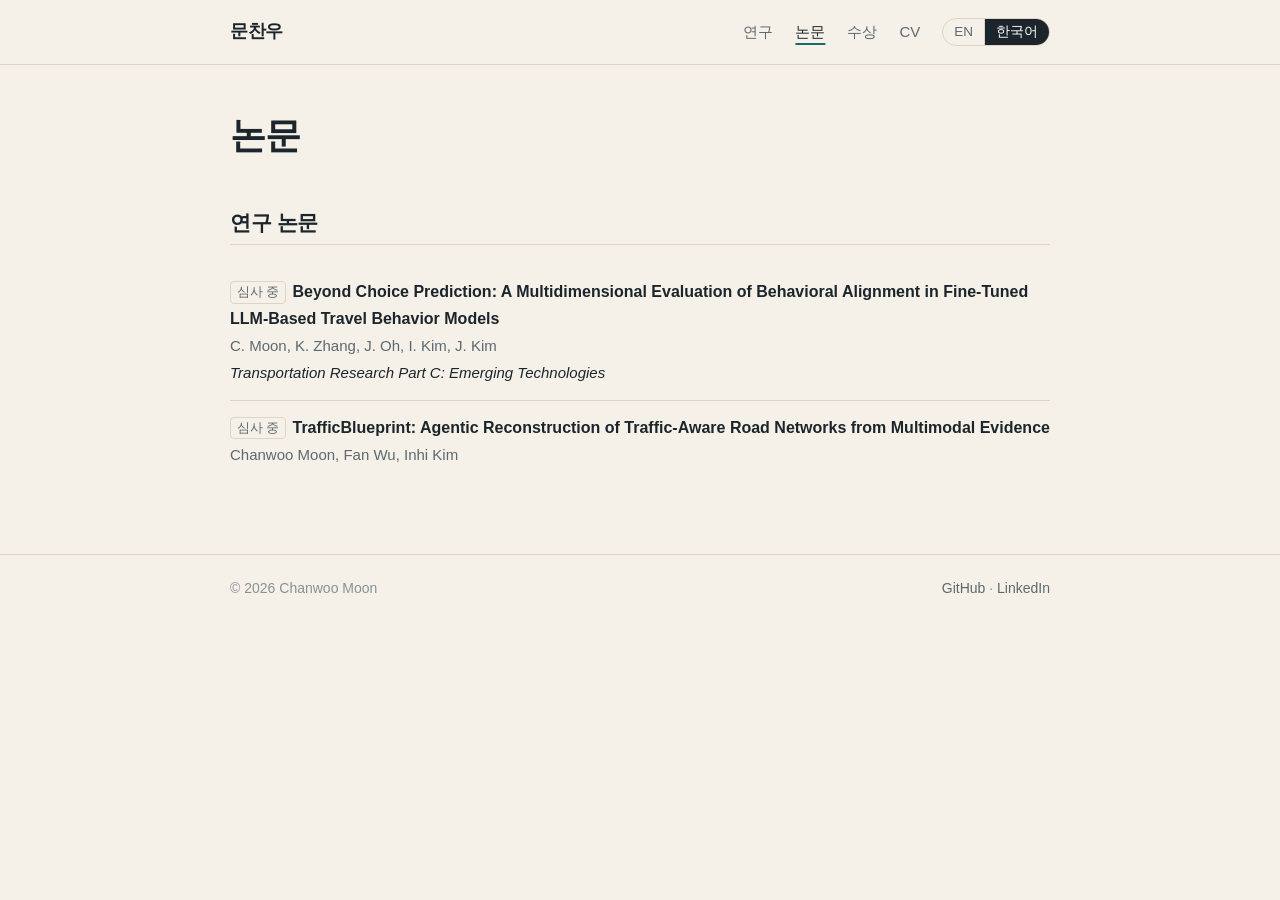
<file: ko/publications/index.html>
<!doctype html>
<html lang="ko">
  <head>
    <meta charset="utf-8">
    <meta name="viewport" content="width=device-width, initial-scale=1">
    <title>논문 — 문찬우</title>
    <meta name="description" content="문찬우의 연구 논문.">
    <meta name="theme-color" content="#f5f1e8">
    <meta property="og:type" content="website">
    <meta property="og:title" content="논문 — 문찬우">
    <meta property="og:description" content="문찬우의 연구 논문.">
    <meta property="og:url" content="https://urbanking.github.io/ko/publications/">
    <meta property="og:image" content="https://urbanking.github.io/assets/img/chanwoo-moon.jpg">
    <link rel="canonical" href="https://urbanking.github.io/ko/publications/">
    <link rel="alternate" hreflang="en" href="https://urbanking.github.io/publications/">
    <link rel="alternate" hreflang="ko" href="https://urbanking.github.io/ko/publications/">
    <link rel="stylesheet" href="/assets/css/style.css?v=20260926b">
    <script src="/assets/js/site.js" defer></script>
  </head>
  <body>
    <a class="skip-link" href="#main-content">본문으로 건너뛰기</a>
    <header class="site-header">
      <div class="shell header-inner">
        <a class="brand" href="/ko/">문찬우</a>
        <div class="header-right">
          <nav class="site-nav" aria-label="Primary navigation">
          <a href="/ko/research/">연구</a>
          <a href="/ko/publications/">논문</a>
          <a href="/ko/awards/">수상</a>
          <a href="/ko/cv/">CV</a>
          </nav>
          <div class="lang" aria-label="Language">
            <a href="/publications/" hreflang="en" lang="en">EN</a>
            <a href="/ko/publications/" hreflang="ko" lang="ko" aria-current="true">한국어</a>
          </div>
        </div>
      </div>
    </header>

    <main id="main-content" class="shell">
      <h1>논문</h1>

      <section class="section" aria-labelledby="papers">
        <h2 id="papers">연구 논문</h2>
        <ul class="pubs">
          <li>
            <div><span class="status">심사 중</span><span class="pub-title">Beyond Choice Prediction: A Multidimensional Evaluation of Behavioral Alignment in Fine-Tuned LLM-Based Travel Behavior Models</span></div>
            <p class="pub-authors">C. Moon, K. Zhang, J. Oh, I. Kim, J. Kim</p>
            <p class="pub-venue"><em>Transportation Research Part C: Emerging Technologies</em></p>
          </li>
          <li>
            <div><span class="status">심사 중</span><span class="pub-title" lang="en">TrafficBlueprint: Agentic Reconstruction of Traffic-Aware Road Networks from Multimodal Evidence</span></div>
            <p class="pub-authors">Chanwoo Moon, Fan Wu, Inhi Kim</p>
          </li>
        </ul>
      </section>


    </main>

    <footer class="site-footer">
      <div class="shell footer-inner">
        <span>© <span data-current-year>2026</span> Chanwoo Moon</span>
        <span><a href="https://github.com/urbanking">GitHub</a> · <a href="https://www.linkedin.com/in/chanwoo-moon-48a9a2341/">LinkedIn</a></span>
      </div>
    </footer>
  </body>
</html>
</file>
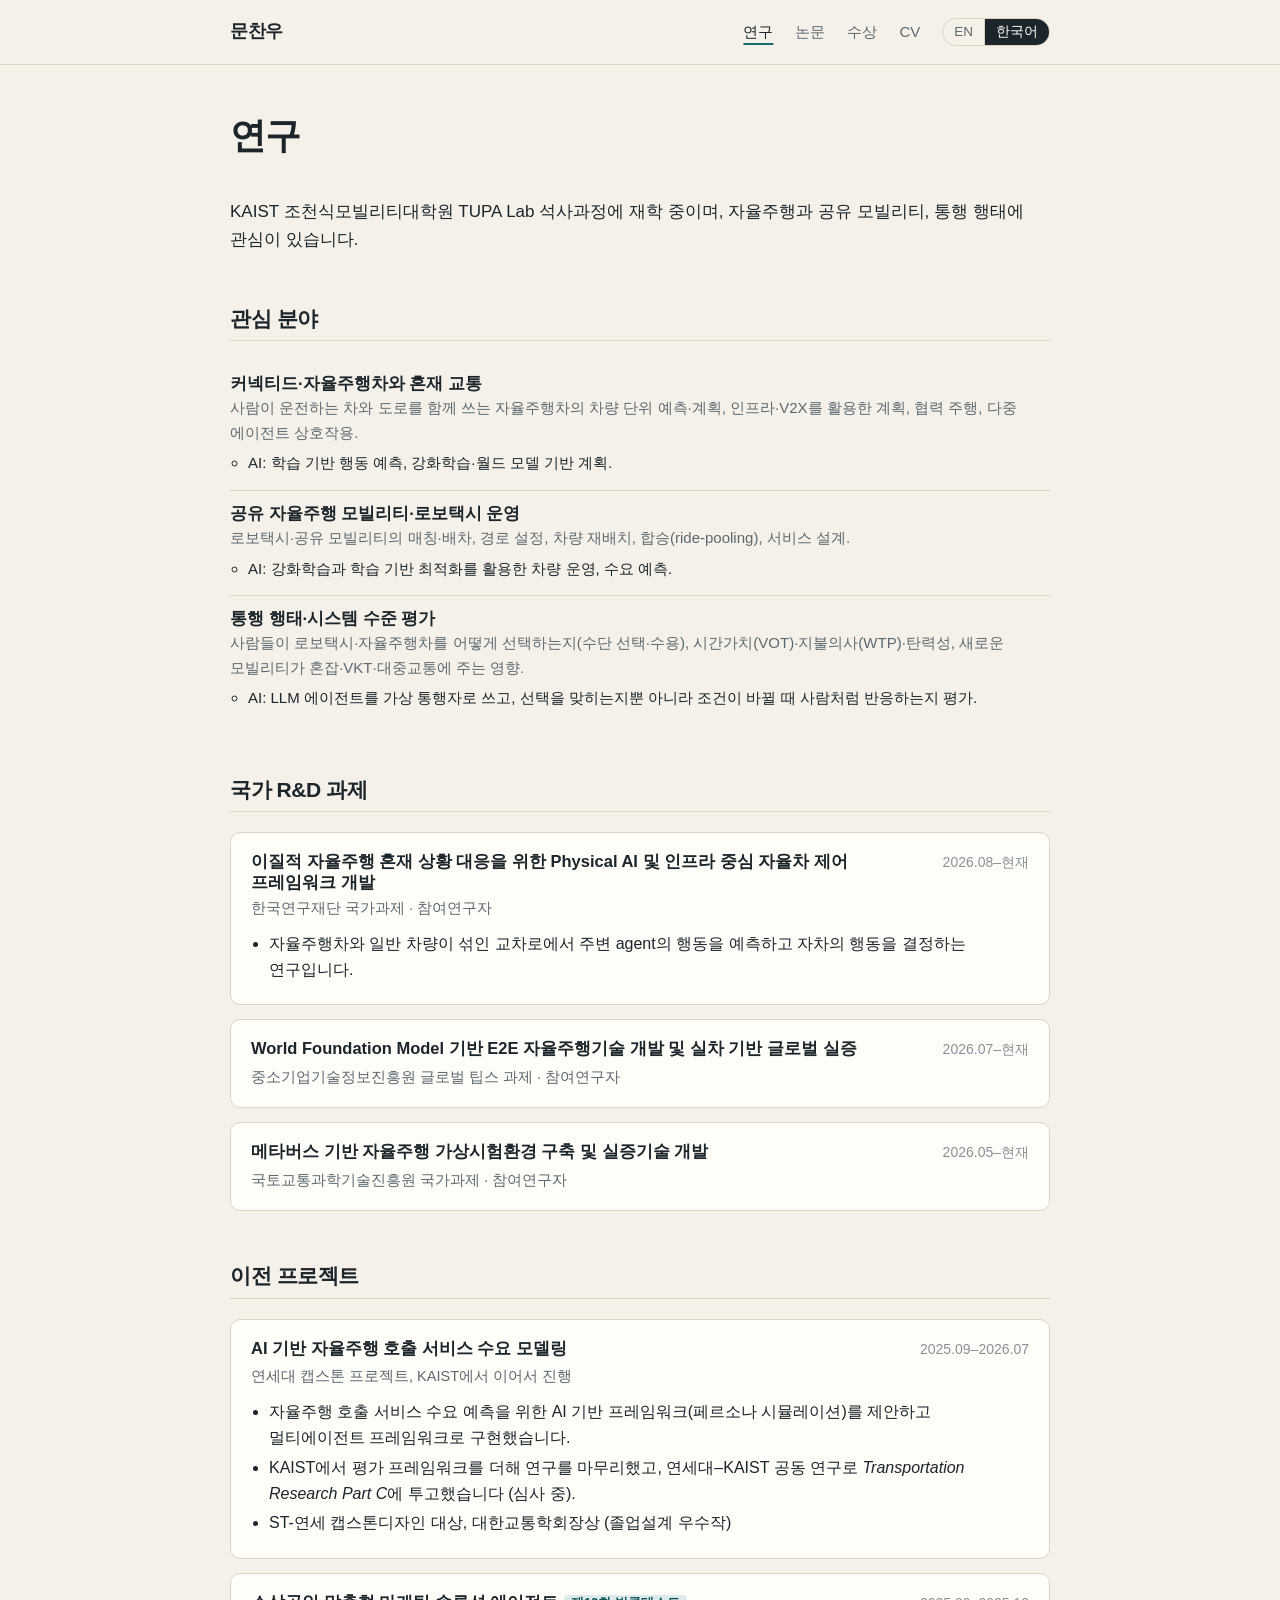
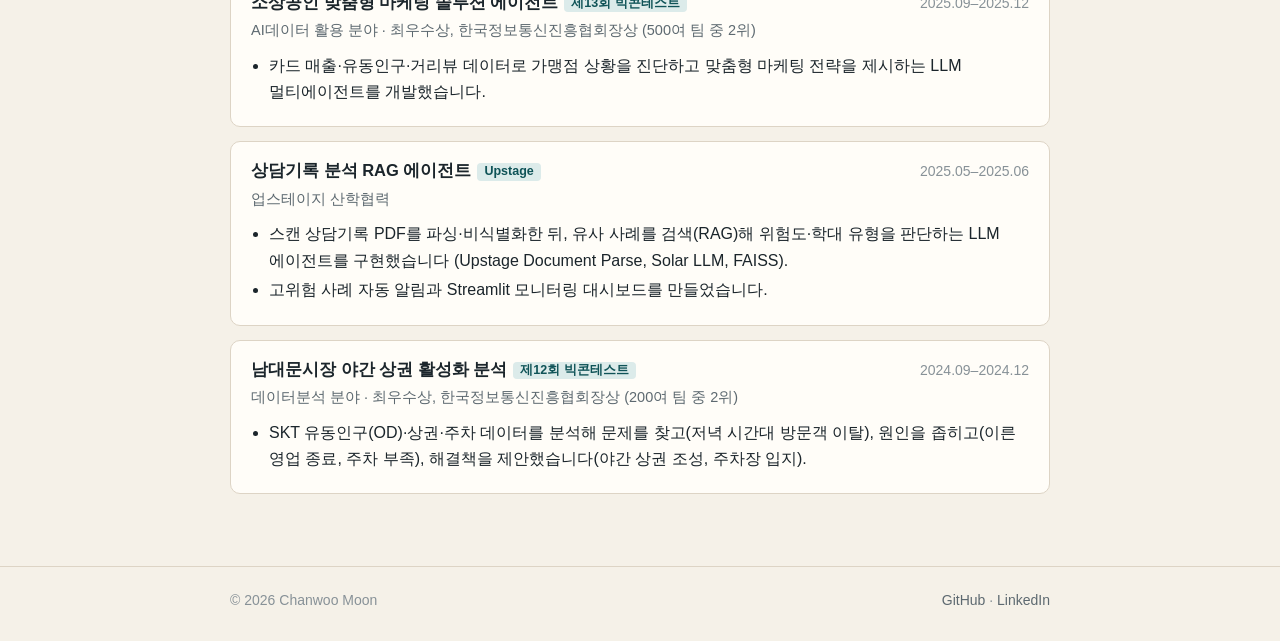
<file: ko/research/index.html>
<!doctype html>
<html lang="ko">
  <head>
    <meta charset="utf-8">
    <meta name="viewport" content="width=device-width, initial-scale=1">
    <title>연구 — 문찬우</title>
    <meta name="description" content="문찬우의 관심 분야와 참여 과제, 이전 프로젝트.">
    <meta name="theme-color" content="#f5f1e8">
    <meta property="og:type" content="website">
    <meta property="og:title" content="연구 — 문찬우">
    <meta property="og:description" content="문찬우의 관심 분야와 참여 과제, 이전 프로젝트.">
    <meta property="og:url" content="https://urbanking.github.io/ko/research/">
    <meta property="og:image" content="https://urbanking.github.io/assets/img/chanwoo-moon.jpg">
    <link rel="canonical" href="https://urbanking.github.io/ko/research/">
    <link rel="alternate" hreflang="en" href="https://urbanking.github.io/research/">
    <link rel="alternate" hreflang="ko" href="https://urbanking.github.io/ko/research/">
    <link rel="stylesheet" href="/assets/css/style.css?v=20260926b">
    <script src="/assets/js/site.js" defer></script>
  </head>
  <body>
    <a class="skip-link" href="#main-content">본문으로 건너뛰기</a>
    <header class="site-header">
      <div class="shell header-inner">
        <a class="brand" href="/ko/">문찬우</a>
        <div class="header-right">
          <nav class="site-nav" aria-label="Primary navigation">
          <a href="/ko/research/">연구</a>
          <a href="/ko/publications/">논문</a>
          <a href="/ko/awards/">수상</a>
          <a href="/ko/cv/">CV</a>
          </nav>
          <div class="lang" aria-label="Language">
            <a href="/research/" hreflang="en" lang="en">EN</a>
            <a href="/ko/research/" hreflang="ko" lang="ko" aria-current="true">한국어</a>
          </div>
        </div>
      </div>
    </header>

    <main id="main-content" class="shell">
      <h1>연구</h1>
      <p class="bio">KAIST 조천식모빌리티대학원 TUPA Lab 석사과정에 재학 중이며, 자율주행과 공유 모빌리티, 통행 행태에 관심이 있습니다.</p>

      <section class="section" aria-labelledby="interests">
        <h2 id="interests">관심 분야</h2>
        <ul class="cv-list">
          <li><h3>커넥티드·자율주행차와 혼재 교통</h3>
            <p class="sub">사람이 운전하는 차와 도로를 함께 쓰는 자율주행차의 차량 단위 예측·계획, 인프라·V2X를 활용한 계획, 협력 주행, 다중 에이전트 상호작용.</p>
            <ul><li>AI: 학습 기반 행동 예측, 강화학습·월드 모델 기반 계획.</li></ul></li>
          <li><h3>공유 자율주행 모빌리티·로보택시 운영</h3>
            <p class="sub">로보택시·공유 모빌리티의 매칭·배차, 경로 설정, 차량 재배치, 합승(ride-pooling), 서비스 설계.</p>
            <ul><li>AI: 강화학습과 학습 기반 최적화를 활용한 차량 운영, 수요 예측.</li></ul></li>
          <li><h3>통행 행태·시스템 수준 평가</h3>
            <p class="sub">사람들이 로보택시·자율주행차를 어떻게 선택하는지(수단 선택·수용), 시간가치(VOT)·지불의사(WTP)·탄력성, 새로운 모빌리티가 혼잡·VKT·대중교통에 주는 영향.</p>
            <ul><li>AI: LLM 에이전트를 가상 통행자로 쓰고, 선택을 맞히는지뿐 아니라 조건이 바뀔 때 사람처럼 반응하는지 평가.</li></ul></li>
        </ul>
      </section>

      <section class="section" aria-labelledby="current">
        <h2 id="current">국가 R&amp;D 과제</h2>
        <div class="entries">
          <article class="entry">
            <div class="entry-head"><h3>이질적 자율주행 혼재 상황 대응을 위한 Physical AI 및 인프라 중심 자율차 제어 프레임워크 개발</h3><span class="when">2026.08–현재</span></div>
            <p class="meta">한국연구재단 국가과제 · 참여연구자</p>
            <ul>
              <li>자율주행차와 일반 차량이 섞인 교차로에서 주변 agent의 행동을 예측하고 자차의 행동을 결정하는 연구입니다.</li>
            </ul>
          </article>
          <article class="entry">
            <div class="entry-head"><h3>World Foundation Model 기반 E2E 자율주행기술 개발 및 실차 기반 글로벌 실증</h3><span class="when">2026.07–현재</span></div>
            <p class="meta">중소기업기술정보진흥원 글로벌 팁스 과제 · 참여연구자</p>
          </article>
          <article class="entry">
            <div class="entry-head"><h3>메타버스 기반 자율주행 가상시험환경 구축 및 실증기술 개발</h3><span class="when">2026.05–현재</span></div>
            <p class="meta">국토교통과학기술진흥원 국가과제 · 참여연구자</p>
          </article>
        </div>
      </section>

      <section class="section" aria-labelledby="past">
        <h2 id="past">이전 프로젝트</h2>
        <div class="entries">
          <article class="entry">
            <div class="entry-head"><h3>AI 기반 자율주행 호출 서비스 수요 모델링</h3><span class="when">2025.09–2026.07</span></div>
            <p class="meta">연세대 캡스톤 프로젝트, KAIST에서 이어서 진행</p>
            <ul>
              <li>자율주행 호출 서비스 수요 예측을 위한 AI 기반 프레임워크(페르소나 시뮬레이션)를 제안하고 멀티에이전트 프레임워크로 구현했습니다.</li>
              <li>KAIST에서 평가 프레임워크를 더해 연구를 마무리했고, 연세대–KAIST 공동 연구로 <em>Transportation Research Part C</em>에 투고했습니다 (심사 중).</li>
              <li>ST-연세 캡스톤디자인 대상, 대한교통학회장상 (졸업설계 우수작)</li>
            </ul>
          </article>
          <article class="entry">
            <div class="entry-head"><h3>소상공인 맞춤형 마케팅 솔루션 에이전트<span class="tag">제13회 빅콘테스트</span></h3><span class="when">2025.09–2025.12</span></div>
            <p class="meta">AI데이터 활용 분야 · 최우수상, 한국정보통신진흥협회장상 (500여 팀 중 2위)</p>
            <ul>
              <li>카드 매출·유동인구·거리뷰 데이터로 가맹점 상황을 진단하고 맞춤형 마케팅 전략을 제시하는 LLM 멀티에이전트를 개발했습니다.</li>
            </ul>
          </article>
          <article class="entry">
            <div class="entry-head"><h3>상담기록 분석 RAG 에이전트<span class="tag">Upstage</span></h3><span class="when">2025.05–2025.06</span></div>
            <p class="meta">업스테이지 산학협력</p>
            <ul>
              <li>스캔 상담기록 PDF를 파싱·비식별화한 뒤, 유사 사례를 검색(RAG)해 위험도·학대 유형을 판단하는 LLM 에이전트를 구현했습니다 (Upstage Document Parse, Solar LLM, FAISS).</li>
              <li>고위험 사례 자동 알림과 Streamlit 모니터링 대시보드를 만들었습니다.</li>
            </ul>
          </article>
          <article class="entry">
            <div class="entry-head"><h3>남대문시장 야간 상권 활성화 분석<span class="tag">제12회 빅콘테스트</span></h3><span class="when">2024.09–2024.12</span></div>
            <p class="meta">데이터분석 분야 · 최우수상, 한국정보통신진흥협회장상 (200여 팀 중 2위)</p>
            <ul>
              <li>SKT 유동인구(OD)·상권·주차 데이터를 분석해 문제를 찾고(저녁 시간대 방문객 이탈), 원인을 좁히고(이른 영업 종료, 주차 부족), 해결책을 제안했습니다(야간 상권 조성, 주차장 입지).</li>
            </ul>
          </article>
        </div>
      </section>


    </main>

    <footer class="site-footer">
      <div class="shell footer-inner">
        <span>© <span data-current-year>2026</span> Chanwoo Moon</span>
        <span><a href="https://github.com/urbanking">GitHub</a> · <a href="https://www.linkedin.com/in/chanwoo-moon-48a9a2341/">LinkedIn</a></span>
      </div>
    </footer>
  </body>
</html>
</file>
<file: assets/css/style.css>
:root {
  color-scheme: light;
  --paper: #f5f1e8;
  --surface: #fffdf8;
  --ink: #1b252b;
  --muted: #5d6970;
  --faint: #879197;
  --accent: #176c70;
  --accent-ink: #0f5357;
  --rule: #ddd4c5;
  --chip: #ebe4d6;
  --serif: "Iowan Old Style", "Palatino Linotype", "Book Antiqua", Georgia, serif;
  --sans: -apple-system, BlinkMacSystemFont, "Segoe UI", "Apple SD Gothic Neo", "Noto Sans KR", Roboto, sans-serif;
  --width: 860px;
}

* { box-sizing: border-box; }

html { -webkit-text-size-adjust: 100%; }

body {
  margin: 0;
  background: var(--paper);
  color: var(--ink);
  font-family: var(--sans);
  font-size: 16px;
  line-height: 1.65;
  text-rendering: optimizeLegibility;
}

img { display: block; max-width: 100%; height: auto; }

a { color: var(--accent); text-decoration: none; text-underline-offset: 0.18em; }
a:hover, a:focus-visible { color: var(--accent-ink); text-decoration: underline; }
a:focus-visible { outline: 2px solid var(--accent); outline-offset: 2px; border-radius: 2px; }

.skip-link {
  position: absolute; left: 12px; top: -48px; z-index: 10;
  padding: 8px 12px; background: var(--ink); color: #fff; border-radius: 6px;
}
.skip-link:focus { top: 12px; color: #fff; }

.shell { width: 100%; max-width: var(--width); margin: 0 auto; padding: 0 20px; }

/* Header */
.site-header { border-bottom: 1px solid var(--rule); }
.header-inner { display: flex; align-items: center; justify-content: space-between; gap: 16px; min-height: 64px; flex-wrap: wrap; }
.brand { font-family: var(--serif); font-size: 19px; color: var(--ink); letter-spacing: 0.01em; }
.brand:hover { color: var(--ink); text-decoration: none; }
.site-nav { display: flex; gap: 22px; flex-wrap: wrap; }
.site-nav a { color: var(--muted); font-size: 15px; }
.site-nav a:hover { color: var(--ink); }
.site-nav a[aria-current="page"] { color: var(--ink); text-decoration: underline; text-decoration-color: var(--accent); text-decoration-thickness: 2px; text-underline-offset: 6px; }
.header-right { display: flex; align-items: center; gap: 22px; flex-wrap: wrap; }
.lang { display: flex; font-size: 13.5px; border: 1px solid var(--rule); border-radius: 999px; overflow: hidden; }
.lang a { color: var(--muted); padding: 3px 11px; line-height: 1.5; }
.lang a + a { border-left: 1px solid var(--rule); }
.lang a:hover { color: var(--ink); text-decoration: none; background: var(--chip); }
.lang a[aria-current="true"] { color: var(--surface); background: var(--ink); }

/* Career timeline (home) */
.timeline { list-style: none; margin: 0; padding: 0; }
.timeline > li { display: grid; grid-template-columns: 88px 1fr; gap: 16px; align-items: start; padding: 14px 0; border-bottom: 1px solid var(--rule); }
.timeline > li:last-child { border-bottom: 0; }
.timeline .cv-row strong { font-weight: 600; }
.timeline .sub { color: var(--muted); font-size: 15px; margin: 2px 0 0; }
.tl-logo { max-width: 88px; max-height: 40px; width: auto; height: auto; margin-top: 3px; mix-blend-mode: multiply; }
.tl-badge { display: grid; place-items: center; width: 40px; height: 40px; border-radius: 8px; background: var(--chip); color: var(--muted); font-size: 13px; font-weight: 600; letter-spacing: 0.04em; }

/* PDF links */
.pdf-links { display: flex; flex-wrap: wrap; align-items: center; gap: 10px; margin: 18px 0 0; }
.pdf-links .muted { font-size: 15px; margin-right: 4px; }
.pdf-links a { font-size: 14.5px; border: 1px solid var(--accent); border-radius: 6px; padding: 4px 12px; }
.pdf-links a:hover { background: var(--accent); color: var(--surface); text-decoration: none; }

/* Korean pages */
:lang(ko) { word-break: keep-all; overflow-wrap: anywhere; }
html[lang="ko"] h1, html[lang="ko"] h2, html[lang="ko"] .brand { font-family: var(--sans); letter-spacing: -0.02em; }
html[lang="ko"] h1 { font-weight: 600; font-size: 36px; }
html[lang="ko"] h2 { font-weight: 600; font-size: 21px; }
html[lang="ko"] .brand { font-weight: 600; font-size: 18px; }

/* Main */
main.shell { padding-top: 48px; padding-bottom: 72px; }

h1, h2, h3 { font-weight: 400; line-height: 1.25; margin: 0; }
h1 { font-family: var(--serif); font-size: 40px; letter-spacing: -0.01em; }
h2 {
  font-family: var(--serif); font-size: 24px; color: var(--ink);
  padding-bottom: 8px; border-bottom: 1px solid var(--rule); margin-bottom: 20px;
}
h3 { font-size: 16.5px; font-weight: 600; }
p { margin: 0 0 14px; }

.section { margin-top: 52px; }
.muted { color: var(--muted); }
.small { font-size: 14px; }
.ko { font-family: var(--sans); font-size: 0.6em; color: var(--muted); margin-left: 10px; letter-spacing: 0; vertical-align: 0.25em; }

/* Intro (home) */
.intro { display: grid; grid-template-columns: 176px 1fr; gap: 36px; align-items: center; }
.portrait { width: 176px; aspect-ratio: 3 / 4; object-fit: cover; border-radius: 10px; background: var(--chip); }
.intro .role { margin: 12px 0 14px; color: var(--muted); }
.link-row { display: flex; flex-wrap: wrap; gap: 8px 18px; margin: 0; padding: 0; list-style: none; font-size: 15px; }

.bio { margin-top: 40px; font-size: 17px; }
.bio p { margin-bottom: 16px; }

/* Chips */
.chips { display: flex; flex-wrap: wrap; gap: 8px; margin: 0; padding: 0; list-style: none; }
.chips li { background: var(--chip); color: var(--ink); border-radius: 999px; padding: 4px 12px; font-size: 14px; }

/* Dated list */
.dated { list-style: none; margin: 0; padding: 0; }
.dated > li { display: grid; grid-template-columns: 104px 1fr; gap: 16px; padding: 10px 0; border-bottom: 1px solid var(--rule); }
.dated > li:last-child { border-bottom: 0; }
.dated time, .dated .when { color: var(--faint); font-size: 14px; font-variant-numeric: tabular-nums; padding-top: 2px; }
.dated p { margin: 2px 0 0; color: var(--muted); font-size: 15px; }

/* Entries (projects, CV) */
.entries { display: grid; gap: 14px; }
.entry { background: var(--surface); border: 1px solid var(--rule); border-radius: 10px; padding: 18px 20px; }
.entry-head { display: flex; justify-content: space-between; gap: 16px; align-items: baseline; }
.entry-head .when { color: var(--faint); font-size: 14px; white-space: nowrap; font-variant-numeric: tabular-nums; }
.entry .meta { color: var(--muted); font-size: 14.5px; margin: 4px 0 10px; }
.entry ul { margin: 0; padding-left: 18px; }
.entry li { margin: 3px 0; }
.entry p:last-child, .entry ul:last-child { margin-bottom: 0; }
.tag { display: inline-block; font-size: 12.5px; color: var(--accent-ink); background: #dcebea; border-radius: 4px; padding: 1px 7px; margin-left: 6px; vertical-align: 1px; white-space: nowrap; }

/* CV rows */
.cv-list { list-style: none; margin: 0; padding: 0; }
.cv-list > li { padding: 12px 0; border-bottom: 1px solid var(--rule); }
.cv-list > li:last-child { border-bottom: 0; }
.cv-row { display: flex; justify-content: space-between; gap: 16px; align-items: baseline; }
.cv-row .when { color: var(--faint); font-size: 14px; white-space: nowrap; font-variant-numeric: tabular-nums; }
.cv-list .sub { color: var(--muted); font-size: 15px; margin: 2px 0 0; }
.cv-list ul { margin: 6px 0 0; padding-left: 18px; color: var(--ink); font-size: 15px; }
.cv-list li li { margin: 2px 0; }
.edu { display: grid; grid-template-columns: 88px 1fr; gap: 16px; align-items: start; }
.edu-logo { width: auto; height: auto; max-width: 88px; max-height: 40px; margin-top: 4px; mix-blend-mode: multiply; }

/* Publications */
.pubs { list-style: none; margin: 0; padding: 0; }
.pubs > li { padding: 14px 0; border-bottom: 1px solid var(--rule); }
.pubs > li:last-child { border-bottom: 0; }
.pub-title { font-weight: 600; }
.pub-authors, .pub-venue { color: var(--muted); font-size: 15px; margin: 2px 0 0; }
.pub-venue em { color: var(--ink); }
.status { display: inline-block; font-size: 12.5px; border: 1px solid var(--rule); color: var(--muted); border-radius: 4px; padding: 0 6px; margin-right: 6px; vertical-align: 1px; }

.skills { display: grid; grid-template-columns: 120px 1fr; gap: 6px 16px; margin: 0; }
.skills dt { color: var(--muted); }
.skills dd { margin: 0; }

.more { margin-top: 16px; font-size: 15px; }

/* Footer */
.site-footer { border-top: 1px solid var(--rule); color: var(--faint); font-size: 14px; }
.footer-inner { display: flex; justify-content: space-between; gap: 12px; flex-wrap: wrap; padding: 22px 20px 28px; }
.footer-inner a { color: var(--muted); }

/* 404 */
.not-found { padding: 80px 0; }

@media (max-width: 640px) {
  main.shell { padding-top: 32px; padding-bottom: 56px; }
  h1 { font-size: 32px; }
  .intro { grid-template-columns: 112px 1fr; gap: 20px; align-items: start; }
  .portrait { width: 112px; }
  .ko { display: block; margin: 6px 0 0; font-size: 16px; vertical-align: 0; }
  .bio { font-size: 16px; margin-top: 28px; }
  .dated > li { grid-template-columns: 1fr; gap: 0; }
  .entry { padding: 16px; }
  .entry-head, .cv-row { flex-direction: column; gap: 2px; }
  .skills { grid-template-columns: 1fr; gap: 0; }
  .skills dd { margin-bottom: 8px; }
  .site-nav { gap: 16px; }
  .header-right { gap: 14px; }
  .timeline > li { grid-template-columns: 56px 1fr; gap: 12px; }
  .tl-logo { max-width: 56px; }
  .timeline .cv-row { flex-direction: column; gap: 2px; }
}
</file>
